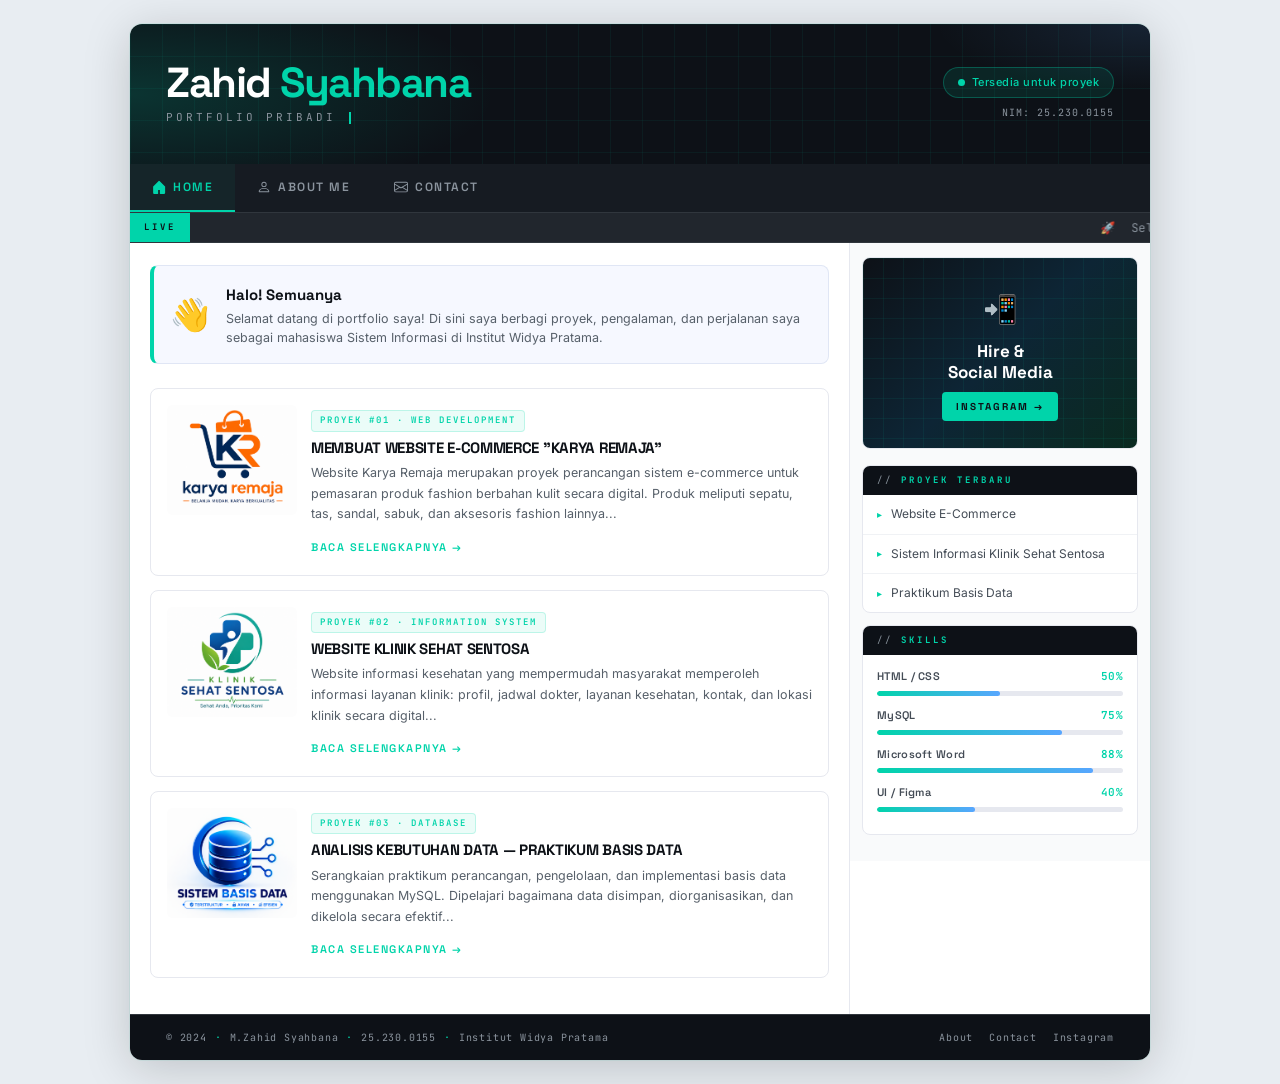
<file: index.html>
<!DOCTYPE html>
<html lang="id">
<head>
  <meta charset="UTF-8">
  <meta name="viewport" content="width=device-width, initial-scale=1.0">
  <title>Zahid Syahbana — Portfolio</title>
  <link href="https://fonts.googleapis.com/css2?family=Space+Grotesk:wght@300;400;500;600;700&family=Inter:wght@300;400;500;600&family=JetBrains+Mono:wght@400;600&display=swap" rel="stylesheet">
  <!-- Bootstrap 5 -->
  <link href="https://cdn.jsdelivr.net/npm/bootstrap@5.3.3/dist/css/bootstrap.min.css" rel="stylesheet">
  <link rel="stylesheet" href="styles.css">
</head>
<body>

<div id="layout">

  <!-- ========== HEADER ========== -->
  <div id="header">
    <div class="header-left">
      <div class="header-brand">Zahid <span class="accent">Syahbana</span></div>
      <div class="header-tagline">Portfolio Pribadi <span class="cursor"></span></div>
    </div>
    <div class="header-right">
      <div class="status-badge">
        <span class="status-dot"></span>
        Tersedia untuk proyek
      </div>
      <div class="header-nim">NIM: 25.230.0155</div>
    </div>
  </div>

  <!-- ========== MENU ========== -->
  <div id="menu">
    <ul>
      <li>
        <a href="index.html" class="nav-link active">
          <svg viewBox="0 0 16 16" fill="currentColor"><path d="M8.354 1.146a.5.5 0 0 0-.708 0l-6 6-.354.353V14.5A1.5 1.5 0 0 0 2.5 16h4a.5.5 0 0 0 .5-.5v-4h2v4a.5.5 0 0 0 .5.5h4a1.5 1.5 0 0 0 1.5-1.5V7.5l-.354-.354-6-6z"/></svg>
          Home
        </a>
      </li>
      <li>
        <a href="profil.html" class="nav-link">
          <svg viewBox="0 0 16 16" fill="currentColor"><path d="M8 8a3 3 0 1 0 0-6 3 3 0 0 0 0 6zm2-3a2 2 0 1 1-4 0 2 2 0 0 1 4 0zm4 8c0 1-1 1-1 1H3s-1 0-1-1 1-4 6-4 6 3 6 4zm-1-.004c-.001-.246-.154-.986-.832-1.664C11.516 10.68 10.029 10 8 10c-2.029 0-3.516.68-4.168 1.332-.678.678-.83 1.418-.832 1.664h10z"/></svg>
          About Me
        </a>
      </li>
      <li>
        <a href="kontak.html" class="nav-link">
          <svg viewBox="0 0 16 16" fill="currentColor"><path d="M0 4a2 2 0 0 1 2-2h12a2 2 0 0 1 2 2v8a2 2 0 0 1-2 2H2a2 2 0 0 1-2-2V4zm2-1a1 1 0 0 0-1 1v.217l7 4.2 7-4.2V4a1 1 0 0 0-1-1H2zm13 2.383-4.708 2.825L15 11.105V5.383zm-.034 6.876-5.64-3.471L8 9.583l-1.326-.795-5.64 3.47A1 1 0 0 0 2 13h12a1 1 0 0 0 .966-.741zM1 11.105l4.708-2.897L1 5.383v5.722z"/></svg>
          Contact
        </a>
      </li>
    </ul>
  </div>

  <!-- ========== RUNNING TEXT ========== -->
  <div id="runningtext">
    <div class="marquee-label">LIVE</div>
    <marquee behavior="scroll" scrollamount="3"
             onmouseover="this.stop();" onmouseout="this.start();"
             direction="left">
      🚀 &nbsp;Selamat datang di portfolio Zahid Syahbana &nbsp; · &nbsp; Mahasiswa Sistem Informasi — Institut Widya Pratama &nbsp; · &nbsp; Let's build something amazing together! &nbsp; · &nbsp; Open to collaboration
    </marquee>
  </div>

  <!-- ========================================================
       HOME PAGE
       ======================================================== -->
  <div class="main-content">

    <!-- ISI -->
    <div id="isi">

      <!-- Intro banner -->
      <div class="d-flex align-items-center gap-3 mb-4 p-3"
           style="background:#f6f8ff;border:1px solid #e0e6f5;border-radius:8px;border-left:4px solid var(--teal);">
        <div style="font-size:32px;flex-shrink:0;">👋</div>
        <div>
          <div style="font-family:'Space Grotesk',sans-serif;font-size:15px;font-weight:700;color:#0d1117;margin-bottom:2px;">
            Halo! Semuanya
          </div>
          <div style="font-size:12.5px;color:#57606a;line-height:1.5;">
            Selamat datang di portfolio saya! Di sini saya berbagi proyek, pengalaman, dan perjalanan saya sebagai mahasiswa Sistem Informasi di Institut Widya Pratama.
          </div>
        </div>
      </div>

      <!-- Post Cards -->
      <div class="post-card">
        <div class="post-card-thumb">
          <img src="gambar 1.png" class="gambardepan">
        </div>
        <div class="post-card-body">
          <div class="post-card-tag">Proyek #01 · Web Development</div>
          <div class="post-card-title">MEMBUAT WEBSITE E-COMMERCE "KARYA REMAJA"</div>
          <div class="post-card-excerpt">
            Website Karya Remaja merupakan proyek perancangan sistem e-commerce untuk pemasaran produk fashion berbahan kulit secara digital. Produk meliputi sepatu, tas, sandal, sabuk, dan aksesoris fashion lainnya...
          </div>
          <a href="pos1.html" class="read-more">Baca Selengkapnya →</a>
        </div>
      </div>

      <div class="post-card">
        <div class="post-card-thumb">
          <img src="gambar 2.png" class="gambardepan">
        </div>
        <div class="post-card-body">
          <div class="post-card-tag">Proyek #02 · Information System</div>
          <div class="post-card-title">WEBSITE KLINIK SEHAT SENTOSA</div>
          <div class="post-card-excerpt">
            Website informasi kesehatan yang mempermudah masyarakat memperoleh informasi layanan klinik: profil, jadwal dokter, layanan kesehatan, kontak, dan lokasi klinik secara digital...
          </div>
          <a href="pos2.html" class="read-more">Baca Selengkapnya →</a>
        </div>
      </div>

      <div class="post-card">
        <div class="post-card-thumb">
         <img src="gambar 3.png" class="gambardepan">
        </div>
        <div class="post-card-body">
          <div class="post-card-tag">Proyek #03 · Database</div>
          <div class="post-card-title">ANALISIS KEBUTUHAN DATA — PRAKTIKUM BASIS DATA</div>
          <div class="post-card-excerpt">
            Serangkaian praktikum perancangan, pengelolaan, dan implementasi basis data menggunakan MySQL. Dipelajari bagaimana data disimpan, diorganisasikan, dan dikelola secara efektif...
          </div>
          <a href="pos3.html" class="read-more">Baca Selengkapnya →</a>
        </div>
      </div>

    </div><!-- /#isi -->

    <!-- SIDEBAR -->
    <div id="sidebar">

      <!-- Hire Banner -->
      <div class="widget mb-3">
        <a href="https://www.instagram.com/xc.syhbna?igsh=eHhhMjQ4cThoZTU1&utm_source=qr" target="_blank" class="iklan">
          <div class="iklan-grid"></div>
          <div class="iklan-content">
            <div class="iklan-icon">📲</div>
            <div class="iklan-title">Hire &amp;<br>Social Media</div>
            <div class="iklan-cta">Instagram →</div>
          </div>
        </a>
      </div>

      <!-- Recent Projects -->
      <div class="widget">
        <h1 class="judulwidget">Proyek Terbaru</h1>
        <ul>
          <li><a href="pos1.html">Website E-Commerce</a></li>
          <li><a href="pos2.html">Sistem Informasi Klinik Sehat Sentosa</a></li>
          <li><a href="pos3.html">Praktikum Basis Data</a></li>
        </ul>
      </div>

      <!-- Skills -->
      <div class="widget">
        <h1 class="judulwidget">Skills</h1>
        <div class="skill-bar-wrap">
          <div class="skill-item">
            <div class="skill-label"><span>HTML / CSS</span><span class="skill-pct">50%</span></div>
            <div class="skill-bar-bg"><div class="skill-bar-fill" style="width:50%"></div></div>
          </div>
          <div class="skill-item">
            <div class="skill-label"><span>MySQL</span><span class="skill-pct">75%</span></div>
            <div class="skill-bar-bg"><div class="skill-bar-fill" style="width:75%"></div></div>
          </div>
          <div class="skill-item">
            <div class="skill-label"><span>Microsoft Word</span><span class="skill-pct">88%</span></div>
            <div class="skill-bar-bg"><div class="skill-bar-fill" style="width:88%"></div></div>
          </div>
          <div class="skill-item">
            <div class="skill-label"><span>UI / Figma</span><span class="skill-pct">40%</span></div>
            <div class="skill-bar-bg"><div class="skill-bar-fill" style="width:40%"></div></div>
          </div>
        </div>
      </div>

    </div><!-- /#sidebar -->

  </div><!-- /.main-content -->

  <!-- ========== FOOTER ========== -->
  <div id="footer">
    <div class="footer-copy">
      <span>© 2024</span>
      <span class="footer-dot">·</span>
      <span>M.Zahid Syahbana</span>
      <span class="footer-dot">·</span>
      <span>25.230.0155</span>
      <span class="footer-dot">·</span>
      <span>Institut Widya Pratama</span>
    </div>
    <div class="footer-links">
      <a href="profil.html">About</a>
      <a href="kontak.html">Contact</a>
      <a href="https://www.instagram.com/xc.syhbna" target="_blank">Instagram</a>
    </div>
  </div>

</div><!-- /#layout -->

<script src="https://cdn.jsdelivr.net/npm/bootstrap@5.3.3/dist/js/bootstrap.bundle.min.js"></script>
</body>
</html>
</file>
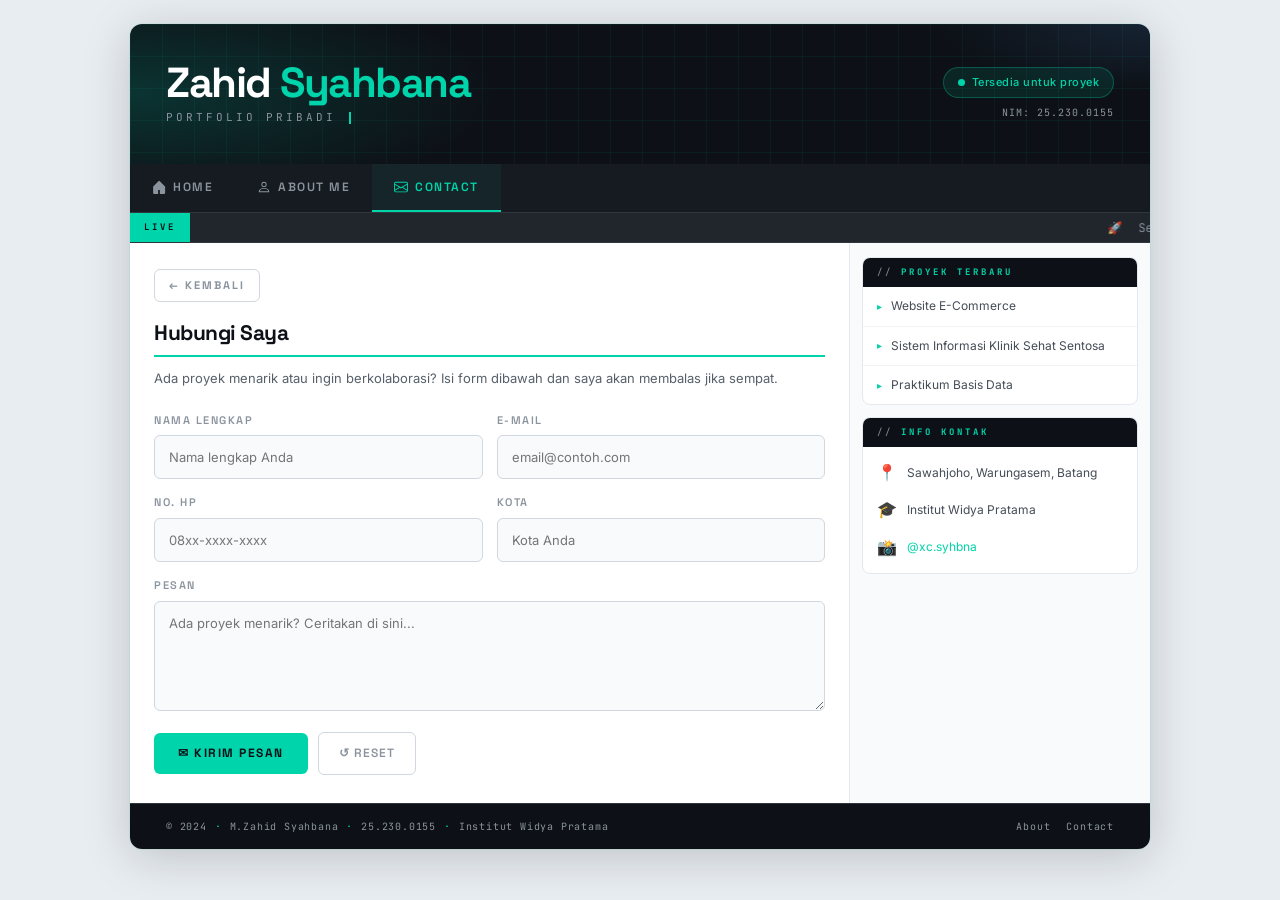
<file: kontak.html>
<!DOCTYPE html>
<html lang="id">
<head>
  <meta charset="UTF-8">
  <meta name="viewport" content="width=device-width, initial-scale=1.0">
  <title>Contact — Zahid Syahbana Portfolio</title>
  <link href="https://fonts.googleapis.com/css2?family=Space+Grotesk:wght@300;400;500;600;700&family=Inter:wght@300;400;500;600&family=JetBrains+Mono:wght@400;600&display=swap" rel="stylesheet">
  <link href="https://cdn.jsdelivr.net/npm/bootstrap@5.3.3/dist/css/bootstrap.min.css" rel="stylesheet">
  <link rel="stylesheet" href="styles.css">
</head>
<body>

<div id="layout">

  <!-- ========== HEADER ========== -->
  <div id="header">
    <div class="header-left">
      <div class="header-brand">Zahid <span class="accent">Syahbana</span></div>
      <div class="header-tagline">Portfolio Pribadi <span class="cursor"></span></div>
    </div>
    <div class="header-right">
      <div class="status-badge">
        <span class="status-dot"></span>
        Tersedia untuk proyek
      </div>
      <div class="header-nim">NIM: 25.230.0155</div>
    </div>
  </div>

  <!-- ========== MENU ========== -->
  <div id="menu">
    <ul>
      <li>
        <a href="index.html" class="nav-link">
          <svg viewBox="0 0 16 16" fill="currentColor"><path d="M8.354 1.146a.5.5 0 0 0-.708 0l-6 6-.354.353V14.5A1.5 1.5 0 0 0 2.5 16h4a.5.5 0 0 0 .5-.5v-4h2v4a.5.5 0 0 0 .5.5h4a1.5 1.5 0 0 0 1.5-1.5V7.5l-.354-.354-6-6z"/></svg>
          Home
        </a>
      </li>
      <li>
        <a href="profil.html" class="nav-link">
          <svg viewBox="0 0 16 16" fill="currentColor"><path d="M8 8a3 3 0 1 0 0-6 3 3 0 0 0 0 6zm2-3a2 2 0 1 1-4 0 2 2 0 0 1 4 0zm4 8c0 1-1 1-1 1H3s-1 0-1-1 1-4 6-4 6 3 6 4zm-1-.004c-.001-.246-.154-.986-.832-1.664C11.516 10.68 10.029 10 8 10c-2.029 0-3.516.68-4.168 1.332-.678.678-.83 1.418-.832 1.664h10z"/></svg>
          About Me
        </a>
      </li>
      <li>
        <a href="kontak.html" class="nav-link active">
          <svg viewBox="0 0 16 16" fill="currentColor"><path d="M0 4a2 2 0 0 1 2-2h12a2 2 0 0 1 2 2v8a2 2 0 0 1-2 2H2a2 2 0 0 1-2-2V4zm2-1a1 1 0 0 0-1 1v.217l7 4.2 7-4.2V4a1 1 0 0 0-1-1H2zm13 2.383-4.708 2.825L15 11.105V5.383zm-.034 6.876-5.64-3.471L8 9.583l-1.326-.795-5.64 3.47A1 1 0 0 0 2 13h12a1 1 0 0 0 .966-.741zM1 11.105l4.708-2.897L1 5.383v5.722z"/></svg>
          Contact
        </a>
      </li>
    </ul>
  </div>

  <!-- ========== RUNNING TEXT ========== -->
  <div id="runningtext">
    <div class="marquee-label">LIVE</div>
    <marquee behavior="scroll" scrollamount="3" onmouseover="this.stop();" onmouseout="this.start();" direction="left">
      🚀 &nbsp;Selamat datang di portfolio Zahid Syahbana &nbsp; · &nbsp; Let's build something amazing together! &nbsp; · &nbsp; Open to collaboration
    </marquee>
  </div>

  <!-- ========================================================
       KONTAK
       ======================================================== -->
  <div class="page-wrap">
    <div id="page-isi">
      <a href="index.html" class="back-btn">← Kembali</a>
      <h2>Hubungi Saya</h2>

      <p style="color:#57606a;font-size:13px;margin-bottom:20px;">
        Ada proyek menarik atau ingin berkolaborasi? Isi form dibawah dan saya akan membalas jika sempat.
      </p>

      <div class="form-section">
        <div class="form-row">
          <div class="form-group">
            <label>Nama Lengkap</label>
            <input type="text" id="inputNama" placeholder="Nama lengkap Anda">
          </div>
          <div class="form-group">
            <label>E-mail</label>
            <input type="email" id="inputEmail" placeholder="email@contoh.com">
          </div>
        </div>
        <div class="form-row">
          <div class="form-group">
            <label>No. HP</label>
            <input type="text" id="inputHP" placeholder="08xx-xxxx-xxxx">
          </div>
          <div class="form-group">
            <label>Kota</label>
            <input type="text" id="inputKota" placeholder="Kota Anda">
          </div>
        </div>
        <div class="form-group">
          <label>Pesan</label>
          <textarea id="inputPesan" placeholder="Ada proyek menarik? Ceritakan di sini..."></textarea>
        </div>
        <div class="form-actions">
          <button class="btn-submit" onclick="kirimPesan()">
            ✉ Kirim Pesan
          </button>
          <button class="btn-reset" onclick="resetForm()">
            ↺ Reset
          </button>
        </div>
        <div class="notif" id="notif">
          ✓ &nbsp;Pesan berhasil terkirim! Saya akan membalas kalau sempat. Terima kasih!
        </div>
      </div>
    </div>

    <!-- Sidebar -->
    <div id="page-isi-sidebar">
      <div class="widget">
        <h1 class="judulwidget">Proyek Terbaru</h1>
        <ul>
          <li><a href="pos1.html">Website E-Commerce</a></li>
          <li><a href="pos2.html">Sistem Informasi Klinik Sehat Sentosa</a></li>
          <li><a href="pos3.html">Praktikum Basis Data</a></li>
        </ul>
      </div>

      <!-- Contact info mini -->
      <div class="widget">
        <h1 class="judulwidget">Info Kontak</h1>
        <div style="padding:12px 14px;display:flex;flex-direction:column;gap:10px;">
          <div style="display:flex;align-items:center;gap:10px;font-size:12px;color:#444c56;">
            <span style="font-size:16px;">📍</span>
            <span>Sawahjoho, Warungasem, Batang</span>
          </div>
          <div style="display:flex;align-items:center;gap:10px;font-size:12px;color:#444c56;">
            <span style="font-size:16px;">🎓</span>
            <span>Institut Widya Pratama</span>
          </div>
          <div style="display:flex;align-items:center;gap:10px;font-size:12px;color:#444c56;">
            <span style="font-size:16px;">📸</span>
            <a href="https://www.instagram.com/xc.syhbna" target="_blank" style="color:var(--teal);">@xc.syhbna</a>
          </div>
        </div>
      </div>
    </div>
  </div>

  <!-- ========== FOOTER ========== -->
  <div id="footer">
    <div class="footer-copy">
      <span>© 2024</span>
      <span class="footer-dot">·</span>
      <span>M.Zahid Syahbana</span>
      <span class="footer-dot">·</span>
      <span>25.230.0155</span>
      <span class="footer-dot">·</span>
      <span>Institut Widya Pratama</span>
    </div>
    <div class="footer-links">
      <a href="profil.html">About</a>
      <a href="kontak.html">Contact</a>
    </div>
  </div>

</div><!-- /#layout -->

<script src="https://cdn.jsdelivr.net/npm/bootstrap@5.3.3/dist/js/bootstrap.bundle.min.js"></script>
<script>
  function kirimPesan() {
    document.getElementById('notif').style.display = 'block';
  }
  function resetForm() {
    document.getElementById('notif').style.display = 'none';
    document.getElementById('inputNama').value = '';
    document.getElementById('inputEmail').value = '';
    document.getElementById('inputHP').value = '';
    document.getElementById('inputKota').value = '';
    document.getElementById('inputPesan').value = '';
  }
</script>
</body>
</html>
</file>
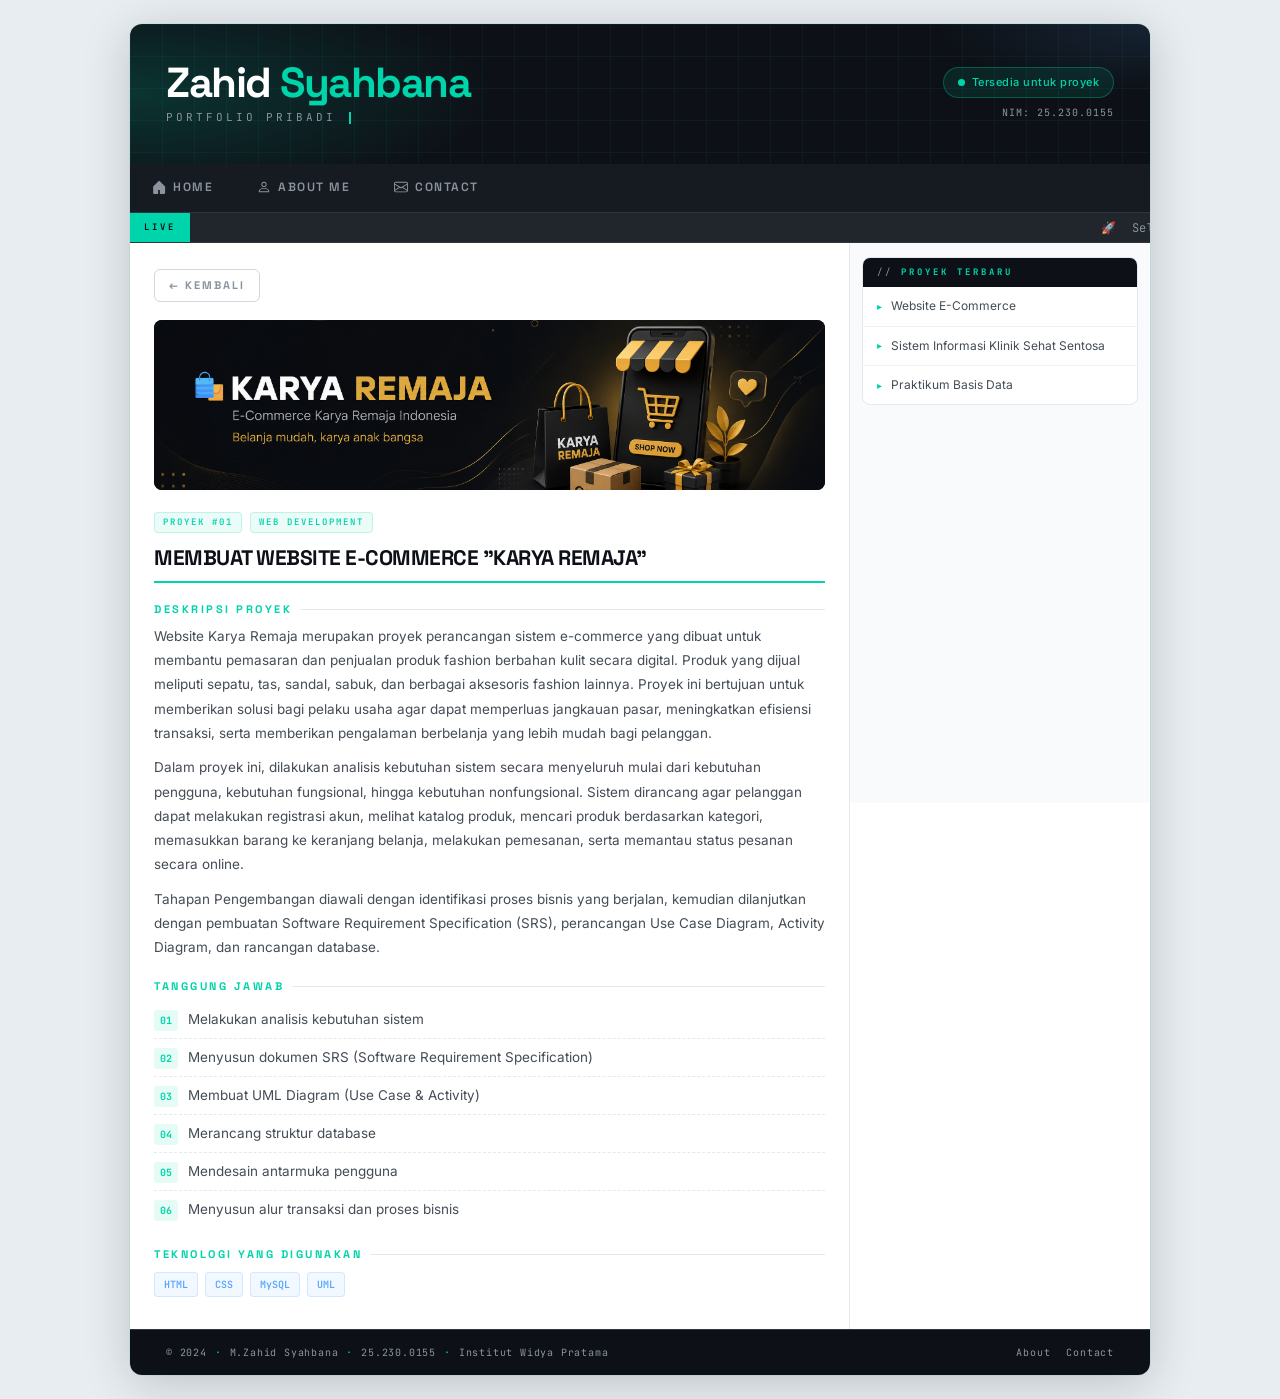
<file: pos1.html>
<!DOCTYPE html>
<html lang="id">
<head>
  <meta charset="UTF-8">
  <meta name="viewport" content="width=device-width, initial-scale=1.0">
  <title>Website E-Commerce — Zahid Syahbana Portfolio</title>
  <link href="https://fonts.googleapis.com/css2?family=Space+Grotesk:wght@300;400;500;600;700&family=Inter:wght@300;400;500;600&family=JetBrains+Mono:wght@400;600&display=swap" rel="stylesheet">
  <link href="https://cdn.jsdelivr.net/npm/bootstrap@5.3.3/dist/css/bootstrap.min.css" rel="stylesheet">
  <link rel="stylesheet" href="styles.css">
</head>
<body>

<div id="layout">

  <!-- HEADER -->
  <div id="header">
    <div class="header-left">
      <div class="header-brand">Zahid <span class="accent">Syahbana</span></div>
      <div class="header-tagline">Portfolio Pribadi <span class="cursor"></span></div>
    </div>
    <div class="header-right">
      <div class="status-badge"><span class="status-dot"></span>Tersedia untuk proyek</div>
      <div class="header-nim">NIM: 25.230.0155</div>
    </div>
  </div>

  <!-- MENU -->
  <div id="menu">
    <ul>
      <li><a href="index.html" class="nav-link">
        <svg viewBox="0 0 16 16" fill="currentColor"><path d="M8.354 1.146a.5.5 0 0 0-.708 0l-6 6-.354.353V14.5A1.5 1.5 0 0 0 2.5 16h4a.5.5 0 0 0 .5-.5v-4h2v4a.5.5 0 0 0 .5.5h4a1.5 1.5 0 0 0 1.5-1.5V7.5l-.354-.354-6-6z"/></svg>
        Home</a></li>
      <li><a href="profil.html" class="nav-link">
        <svg viewBox="0 0 16 16" fill="currentColor"><path d="M8 8a3 3 0 1 0 0-6 3 3 0 0 0 0 6zm2-3a2 2 0 1 1-4 0 2 2 0 0 1 4 0zm4 8c0 1-1 1-1 1H3s-1 0-1-1 1-4 6-4 6 3 6 4zm-1-.004c-.001-.246-.154-.986-.832-1.664C11.516 10.68 10.029 10 8 10c-2.029 0-3.516.68-4.168 1.332-.678.678-.83 1.418-.832 1.664h10z"/></svg>
        About Me</a></li>
      <li><a href="kontak.html" class="nav-link">
        <svg viewBox="0 0 16 16" fill="currentColor"><path d="M0 4a2 2 0 0 1 2-2h12a2 2 0 0 1 2 2v8a2 2 0 0 1-2 2H2a2 2 0 0 1-2-2V4zm2-1a1 1 0 0 0-1 1v.217l7 4.2 7-4.2V4a1 1 0 0 0-1-1H2zm13 2.383-4.708 2.825L15 11.105V5.383zm-.034 6.876-5.64-3.471L8 9.583l-1.326-.795-5.64 3.47A1 1 0 0 0 2 13h12a1 1 0 0 0 .966-.741zM1 11.105l4.708-2.897L1 5.383v5.722z"/></svg>
        Contact</a></li>
    </ul>
  </div>

  <!-- RUNNING TEXT -->
  <div id="runningtext">
    <div class="marquee-label">LIVE</div>
    <marquee behavior="scroll" scrollamount="3" onmouseover="this.stop();" onmouseout="this.start();" direction="left">
      🚀 &nbsp;Selamat datang di portfolio Zahid Syahbana &nbsp; · &nbsp; Let's build something amazing together!
    </marquee>
  </div>

  <!-- POS1 -->
  <div class="page-wrap">
    <div id="page-isi">
      <a href="index.html" class="back-btn">← Kembali</a>

      <!-- Hero -->
      <div class="post-hero">
        <div class="post-hero-bg" style="background-image:url('gambar E.png')"></div>
      </div>

      <div style="display:flex;align-items:center;gap:8px;margin-bottom:6px;">
        <span class="post-card-tag">Proyek #01</span>
        <span class="post-card-tag">Web Development</span>
      </div>

      <h2>MEMBUAT WEBSITE E-COMMERCE "KARYA REMAJA"</h2>

      <h3>Deskripsi Proyek</h3>
      <p>Website Karya Remaja merupakan proyek perancangan sistem e-commerce yang dibuat untuk membantu pemasaran dan penjualan produk fashion berbahan kulit secara digital. Produk yang dijual meliputi sepatu, tas, sandal, sabuk, dan berbagai aksesoris fashion lainnya. Proyek ini bertujuan untuk memberikan solusi bagi pelaku usaha agar dapat memperluas jangkauan pasar, meningkatkan efisiensi transaksi, serta memberikan pengalaman berbelanja yang lebih mudah bagi pelanggan.</p>
      <p>Dalam proyek ini, dilakukan analisis kebutuhan sistem secara menyeluruh mulai dari kebutuhan pengguna, kebutuhan fungsional, hingga kebutuhan nonfungsional. Sistem dirancang agar pelanggan dapat melakukan registrasi akun, melihat katalog produk, mencari produk berdasarkan kategori, memasukkan barang ke keranjang belanja, melakukan pemesanan, serta memantau status pesanan secara online.</p>
      <p>Tahapan Pengembangan diawali dengan identifikasi proses bisnis yang berjalan, kemudian dilanjutkan dengan pembuatan Software Requirement Specification (SRS), perancangan Use Case Diagram, Activity Diagram, dan rancangan database.</p>

      <h3>Tanggung Jawab</h3>
      <ul class="resp-list">
        <li><span class="resp-num">01</span> Melakukan analisis kebutuhan sistem</li>
        <li><span class="resp-num">02</span> Menyusun dokumen SRS (Software Requirement Specification)</li>
        <li><span class="resp-num">03</span> Membuat UML Diagram (Use Case & Activity)</li>
        <li><span class="resp-num">04</span> Merancang struktur database</li>
        <li><span class="resp-num">05</span> Mendesain antarmuka pengguna</li>
        <li><span class="resp-num">06</span> Menyusun alur transaksi dan proses bisnis</li>
      </ul>

      <h3>Teknologi yang Digunakan</h3>
      <div>
        <span class="tech-tag">HTML</span>
        <span class="tech-tag">CSS</span>
        <span class="tech-tag">MySQL</span>
        <span class="tech-tag">UML</span>
      </div>
    </div>

    <!-- Sidebar -->
    <div id="page-isi-sidebar">
      <div class="widget">
        <h1 class="judulwidget">Proyek Terbaru</h1>
        <ul>
          <li><a href="pos1.html">Website E-Commerce</a></li>
          <li><a href="pos2.html">Sistem Informasi Klinik Sehat Sentosa</a></li>
          <li><a href="pos3.html">Praktikum Basis Data</a></li>
        </ul>
      </div>
    </div>
  </div>

  <!-- FOOTER -->
  <div id="footer">
    <div class="footer-copy">
      <span>© 2024</span><span class="footer-dot">·</span>
      <span>M.Zahid Syahbana</span><span class="footer-dot">·</span>
      <span>25.230.0155</span><span class="footer-dot">·</span>
      <span>Institut Widya Pratama</span>
    </div>
    <div class="footer-links">
      <a href="profil.html">About</a>
      <a href="kontak.html">Contact</a>
    </div>
  </div>

</div>

<script src="https://cdn.jsdelivr.net/npm/bootstrap@5.3.3/dist/js/bootstrap.bundle.min.js"></script>
</body>
</html>
</file>
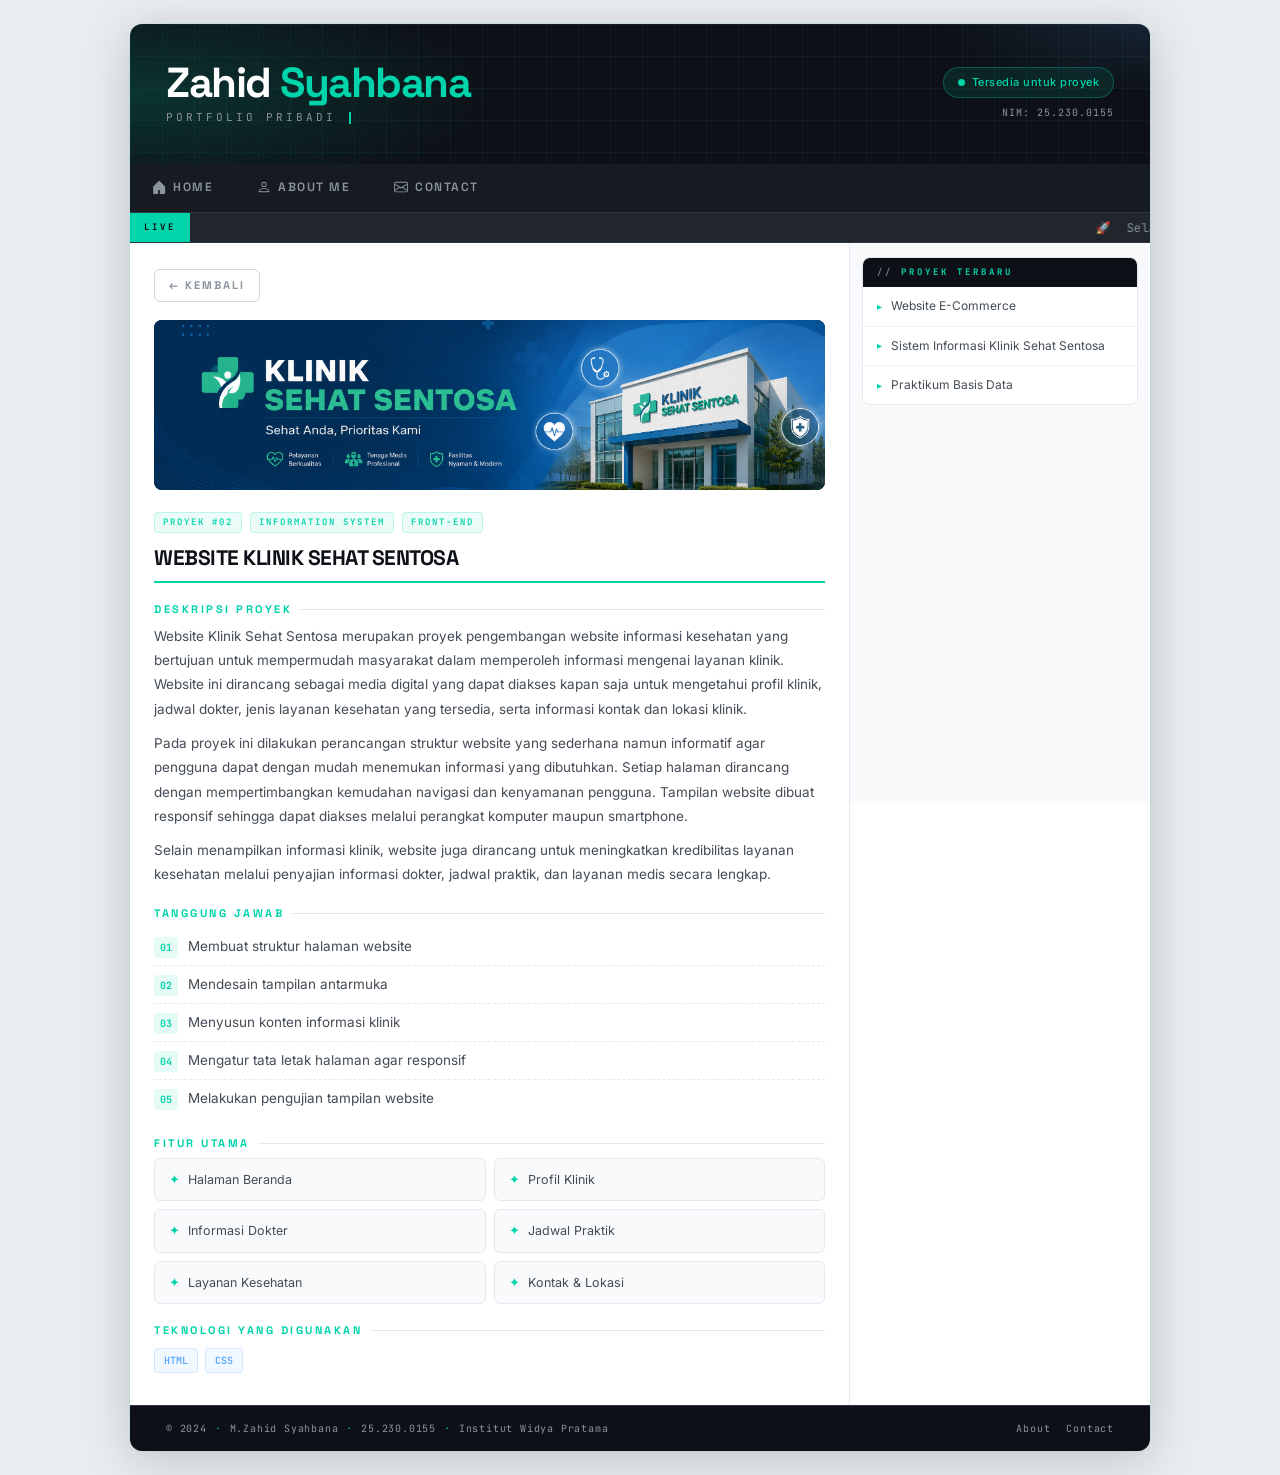
<file: pos2.html>
<!DOCTYPE html>
<html lang="id">
<head>
  <meta charset="UTF-8">
  <meta name="viewport" content="width=device-width, initial-scale=1.0">
  <title>Website Klinik Sehat Sentosa — Zahid Syahbana Portfolio</title>
  <link href="https://fonts.googleapis.com/css2?family=Space+Grotesk:wght@300;400;500;600;700&family=Inter:wght@300;400;500;600&family=JetBrains+Mono:wght@400;600&display=swap" rel="stylesheet">
  <link href="https://cdn.jsdelivr.net/npm/bootstrap@5.3.3/dist/css/bootstrap.min.css" rel="stylesheet">
  <link rel="stylesheet" href="styles.css">
</head>
<body>

<div id="layout">

  <!-- HEADER -->
  <div id="header">
    <div class="header-left">
      <div class="header-brand">Zahid <span class="accent">Syahbana</span></div>
      <div class="header-tagline">Portfolio Pribadi <span class="cursor"></span></div>
    </div>
    <div class="header-right">
      <div class="status-badge"><span class="status-dot"></span>Tersedia untuk proyek</div>
      <div class="header-nim">NIM: 25.230.0155</div>
    </div>
  </div>

  <!-- MENU -->
  <div id="menu">
    <ul>
      <li><a href="index.html" class="nav-link">
        <svg viewBox="0 0 16 16" fill="currentColor"><path d="M8.354 1.146a.5.5 0 0 0-.708 0l-6 6-.354.353V14.5A1.5 1.5 0 0 0 2.5 16h4a.5.5 0 0 0 .5-.5v-4h2v4a.5.5 0 0 0 .5.5h4a1.5 1.5 0 0 0 1.5-1.5V7.5l-.354-.354-6-6z"/></svg>
        Home</a></li>
      <li><a href="profil.html" class="nav-link">
        <svg viewBox="0 0 16 16" fill="currentColor"><path d="M8 8a3 3 0 1 0 0-6 3 3 0 0 0 0 6zm2-3a2 2 0 1 1-4 0 2 2 0 0 1 4 0zm4 8c0 1-1 1-1 1H3s-1 0-1-1 1-4 6-4 6 3 6 4zm-1-.004c-.001-.246-.154-.986-.832-1.664C11.516 10.68 10.029 10 8 10c-2.029 0-3.516.68-4.168 1.332-.678.678-.83 1.418-.832 1.664h10z"/></svg>
        About Me</a></li>
      <li><a href="kontak.html" class="nav-link">
        <svg viewBox="0 0 16 16" fill="currentColor"><path d="M0 4a2 2 0 0 1 2-2h12a2 2 0 0 1 2 2v8a2 2 0 0 1-2 2H2a2 2 0 0 1-2-2V4zm2-1a1 1 0 0 0-1 1v.217l7 4.2 7-4.2V4a1 1 0 0 0-1-1H2zm13 2.383-4.708 2.825L15 11.105V5.383zm-.034 6.876-5.64-3.471L8 9.583l-1.326-.795-5.64 3.47A1 1 0 0 0 2 13h12a1 1 0 0 0 .966-.741zM1 11.105l4.708-2.897L1 5.383v5.722z"/></svg>
        Contact</a></li>
    </ul>
  </div>

  <!-- RUNNING TEXT -->
  <div id="runningtext">
    <div class="marquee-label">LIVE</div>
    <marquee behavior="scroll" scrollamount="3" onmouseover="this.stop();" onmouseout="this.start();" direction="left">
      🚀 &nbsp;Selamat datang di portfolio Zahid Syahbana &nbsp; · &nbsp; Let's build something amazing together!
    </marquee>
  </div>

  <!-- POS2 -->
  <div class="page-wrap">
    <div id="page-isi">
      <a href="index.html" class="back-btn">← Kembali</a>

      <!-- Hero -->
      <div class="post-hero">
        <div class="post-hero-bg" style="background-image:url('gambar K.png')"></div>
      </div>

      <div style="display:flex;align-items:center;gap:8px;margin-bottom:6px;">
        <span class="post-card-tag">Proyek #02</span>
        <span class="post-card-tag">Information System</span>
        <span class="post-card-tag">Front-End</span>
      </div>

      <h2>WEBSITE KLINIK SEHAT SENTOSA</h2>

      <h3>Deskripsi Proyek</h3>
      <p>Website Klinik Sehat Sentosa merupakan proyek pengembangan website informasi kesehatan yang bertujuan untuk mempermudah masyarakat dalam memperoleh informasi mengenai layanan klinik. Website ini dirancang sebagai media digital yang dapat diakses kapan saja untuk mengetahui profil klinik, jadwal dokter, jenis layanan kesehatan yang tersedia, serta informasi kontak dan lokasi klinik.</p>
      <p>Pada proyek ini dilakukan perancangan struktur website yang sederhana namun informatif agar pengguna dapat dengan mudah menemukan informasi yang dibutuhkan. Setiap halaman dirancang dengan mempertimbangkan kemudahan navigasi dan kenyamanan pengguna. Tampilan website dibuat responsif sehingga dapat diakses melalui perangkat komputer maupun smartphone.</p>
      <p>Selain menampilkan informasi klinik, website juga dirancang untuk meningkatkan kredibilitas layanan kesehatan melalui penyajian informasi dokter, jadwal praktik, dan layanan medis secara lengkap.</p>

      <h3>Tanggung Jawab</h3>
      <ul class="resp-list">
        <li><span class="resp-num">01</span> Membuat struktur halaman website</li>
        <li><span class="resp-num">02</span> Mendesain tampilan antarmuka</li>
        <li><span class="resp-num">03</span> Menyusun konten informasi klinik</li>
        <li><span class="resp-num">04</span> Mengatur tata letak halaman agar responsif</li>
        <li><span class="resp-num">05</span> Melakukan pengujian tampilan website</li>
      </ul>

      <h3>Fitur Utama</h3>
      <div style="display:grid;grid-template-columns:1fr 1fr;gap:8px;margin-bottom:14px;">
        <div style="padding:10px 14px;border:1px solid #e6e8ef;border-radius:6px;font-size:12.5px;color:#444c56;display:flex;align-items:center;gap:8px;background:#f9fafb;">
          <span style="color:var(--teal);">✦</span> Halaman Beranda
        </div>
        <div style="padding:10px 14px;border:1px solid #e6e8ef;border-radius:6px;font-size:12.5px;color:#444c56;display:flex;align-items:center;gap:8px;background:#f9fafb;">
          <span style="color:var(--teal);">✦</span> Profil Klinik
        </div>
        <div style="padding:10px 14px;border:1px solid #e6e8ef;border-radius:6px;font-size:12.5px;color:#444c56;display:flex;align-items:center;gap:8px;background:#f9fafb;">
          <span style="color:var(--teal);">✦</span> Informasi Dokter
        </div>
        <div style="padding:10px 14px;border:1px solid #e6e8ef;border-radius:6px;font-size:12.5px;color:#444c56;display:flex;align-items:center;gap:8px;background:#f9fafb;">
          <span style="color:var(--teal);">✦</span> Jadwal Praktik
        </div>
        <div style="padding:10px 14px;border:1px solid #e6e8ef;border-radius:6px;font-size:12.5px;color:#444c56;display:flex;align-items:center;gap:8px;background:#f9fafb;">
          <span style="color:var(--teal);">✦</span> Layanan Kesehatan
        </div>
        <div style="padding:10px 14px;border:1px solid #e6e8ef;border-radius:6px;font-size:12.5px;color:#444c56;display:flex;align-items:center;gap:8px;background:#f9fafb;">
          <span style="color:var(--teal);">✦</span> Kontak & Lokasi
        </div>
      </div>

      <h3>Teknologi yang Digunakan</h3>
      <div>
        <span class="tech-tag">HTML</span>
        <span class="tech-tag">CSS</span>
      </div>
    </div>

    <!-- Sidebar -->
    <div id="page-isi-sidebar">
      <div class="widget">
        <h1 class="judulwidget">Proyek Terbaru</h1>
        <ul>
          <li><a href="pos1.html">Website E-Commerce</a></li>
          <li><a href="pos2.html">Sistem Informasi Klinik Sehat Sentosa</a></li>
          <li><a href="pos3.html">Praktikum Basis Data</a></li>
        </ul>
      </div>
    </div>
  </div>

  <!-- FOOTER -->
  <div id="footer">
    <div class="footer-copy">
      <span>© 2024</span><span class="footer-dot">·</span>
      <span>M.Zahid Syahbana</span><span class="footer-dot">·</span>
      <span>25.230.0155</span><span class="footer-dot">·</span>
      <span>Institut Widya Pratama</span>
    </div>
    <div class="footer-links">
      <a href="profil.html">About</a>
      <a href="kontak.html">Contact</a>
    </div>
  </div>

</div>

<script src="https://cdn.jsdelivr.net/npm/bootstrap@5.3.3/dist/js/bootstrap.bundle.min.js"></script>
</body>
</html>
</file>
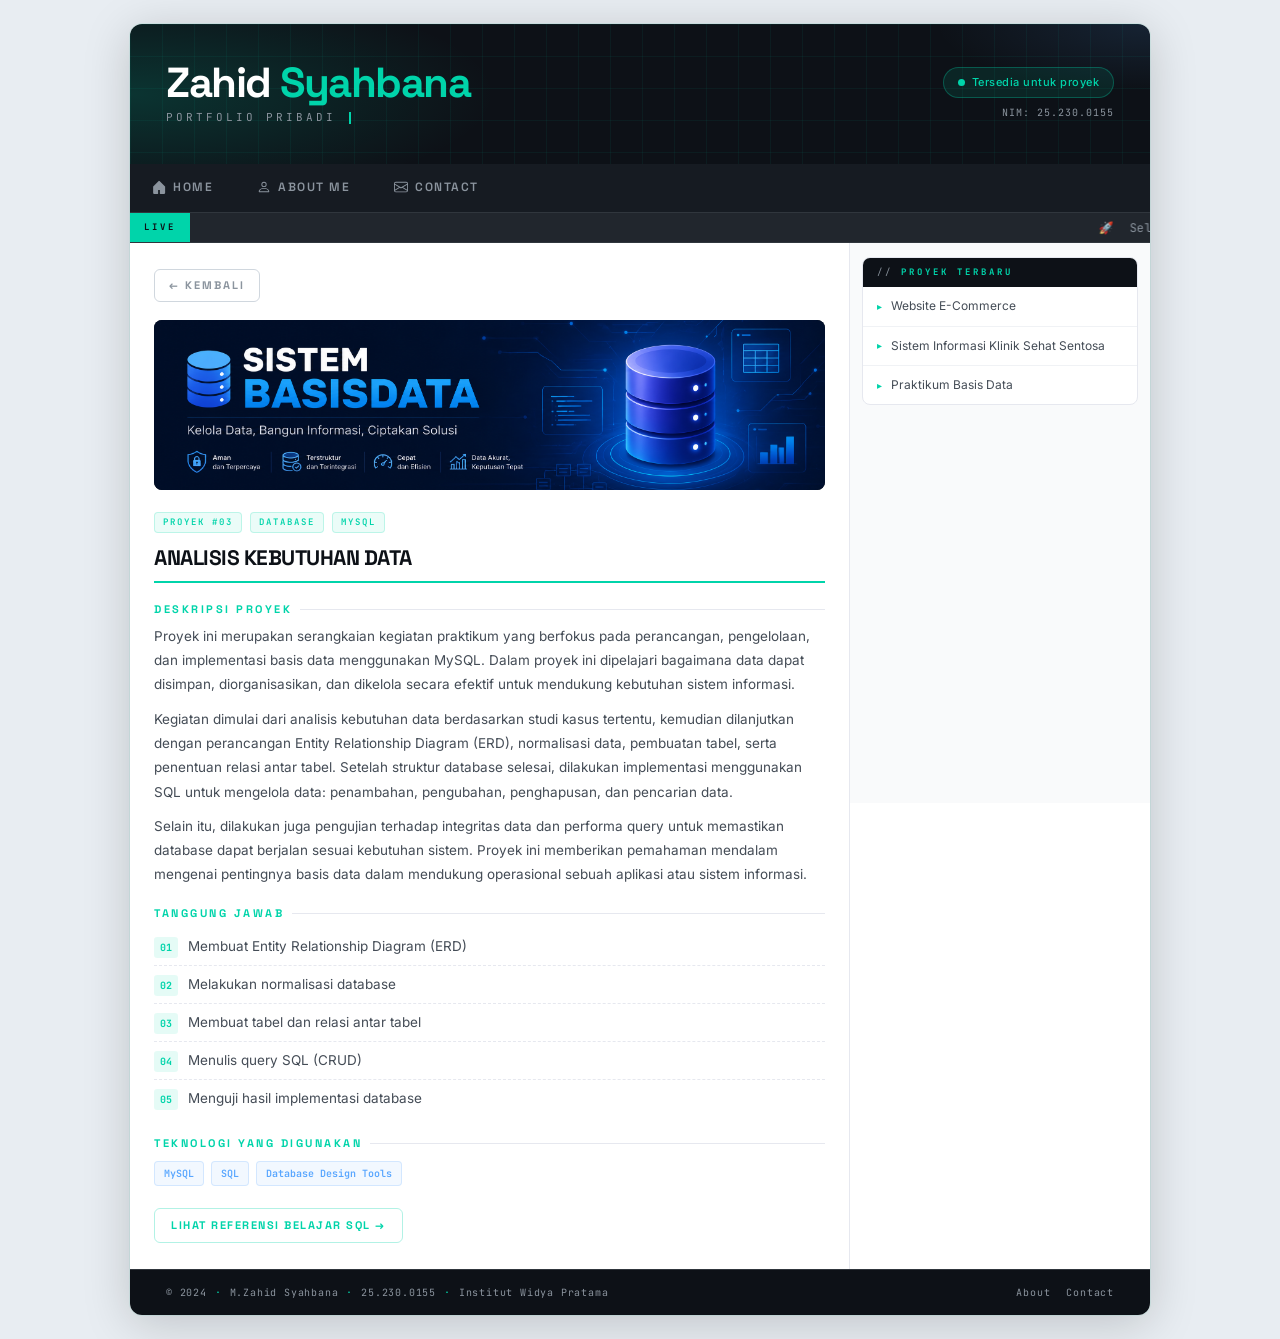
<file: pos3.html>
<!DOCTYPE html>
<html lang="id">
<head>
  <meta charset="UTF-8">
  <meta name="viewport" content="width=device-width, initial-scale=1.0">
  <title>Praktikum Basis Data — Zahid Syahbana Portfolio</title>
  <link href="https://fonts.googleapis.com/css2?family=Space+Grotesk:wght@300;400;500;600;700&family=Inter:wght@300;400;500;600&family=JetBrains+Mono:wght@400;600&display=swap" rel="stylesheet">
  <link href="https://cdn.jsdelivr.net/npm/bootstrap@5.3.3/dist/css/bootstrap.min.css" rel="stylesheet">
  <link rel="stylesheet" href="styles.css">
</head>
<body>

<div id="layout">

  <!-- HEADER -->
  <div id="header">
    <div class="header-left">
      <div class="header-brand">Zahid <span class="accent">Syahbana</span></div>
      <div class="header-tagline">Portfolio Pribadi <span class="cursor"></span></div>
    </div>
    <div class="header-right">
      <div class="status-badge"><span class="status-dot"></span>Tersedia untuk proyek</div>
      <div class="header-nim">NIM: 25.230.0155</div>
    </div>
  </div>

  <!-- MENU -->
  <div id="menu">
    <ul>
      <li><a href="index.html" class="nav-link">
        <svg viewBox="0 0 16 16" fill="currentColor"><path d="M8.354 1.146a.5.5 0 0 0-.708 0l-6 6-.354.353V14.5A1.5 1.5 0 0 0 2.5 16h4a.5.5 0 0 0 .5-.5v-4h2v4a.5.5 0 0 0 .5.5h4a1.5 1.5 0 0 0 1.5-1.5V7.5l-.354-.354-6-6z"/></svg>
        Home</a></li>
      <li><a href="profil.html" class="nav-link">
        <svg viewBox="0 0 16 16" fill="currentColor"><path d="M8 8a3 3 0 1 0 0-6 3 3 0 0 0 0 6zm2-3a2 2 0 1 1-4 0 2 2 0 0 1 4 0zm4 8c0 1-1 1-1 1H3s-1 0-1-1 1-4 6-4 6 3 6 4zm-1-.004c-.001-.246-.154-.986-.832-1.664C11.516 10.68 10.029 10 8 10c-2.029 0-3.516.68-4.168 1.332-.678.678-.83 1.418-.832 1.664h10z"/></svg>
        About Me</a></li>
      <li><a href="kontak.html" class="nav-link">
        <svg viewBox="0 0 16 16" fill="currentColor"><path d="M0 4a2 2 0 0 1 2-2h12a2 2 0 0 1 2 2v8a2 2 0 0 1-2 2H2a2 2 0 0 1-2-2V4zm2-1a1 1 0 0 0-1 1v.217l7 4.2 7-4.2V4a1 1 0 0 0-1-1H2zm13 2.383-4.708 2.825L15 11.105V5.383zm-.034 6.876-5.64-3.471L8 9.583l-1.326-.795-5.64 3.47A1 1 0 0 0 2 13h12a1 1 0 0 0 .966-.741zM1 11.105l4.708-2.897L1 5.383v5.722z"/></svg>
        Contact</a></li>
    </ul>
  </div>

  <!-- RUNNING TEXT -->
  <div id="runningtext">
    <div class="marquee-label">LIVE</div>
    <marquee behavior="scroll" scrollamount="3" onmouseover="this.stop();" onmouseout="this.start();" direction="left">
      🚀 &nbsp;Selamat datang di portfolio Zahid Syahbana &nbsp; · &nbsp; Let's build something amazing together!
    </marquee>
  </div>

  <!-- POS3 -->
  <div class="page-wrap">
    <div id="page-isi">
      <a href="index.html" class="back-btn">← Kembali</a>

      <!-- Hero -->
      <div class="post-hero">
        <div class="post-hero-bg" style="background-image:url('gambar B.png')"></div>
      </div>

      <div style="display:flex;align-items:center;gap:8px;margin-bottom:6px;">
        <span class="post-card-tag">Proyek #03</span>
        <span class="post-card-tag">Database</span>
        <span class="post-card-tag">MySQL</span>
      </div>

      <h2>ANALISIS KEBUTUHAN DATA</h2>

      <h3>Deskripsi Proyek</h3>
      <p>Proyek ini merupakan serangkaian kegiatan praktikum yang berfokus pada perancangan, pengelolaan, dan implementasi basis data menggunakan MySQL. Dalam proyek ini dipelajari bagaimana data dapat disimpan, diorganisasikan, dan dikelola secara efektif untuk mendukung kebutuhan sistem informasi.</p>
      <p>Kegiatan dimulai dari analisis kebutuhan data berdasarkan studi kasus tertentu, kemudian dilanjutkan dengan perancangan Entity Relationship Diagram (ERD), normalisasi data, pembuatan tabel, serta penentuan relasi antar tabel. Setelah struktur database selesai, dilakukan implementasi menggunakan SQL untuk mengelola data: penambahan, pengubahan, penghapusan, dan pencarian data.</p>
      <p>Selain itu, dilakukan juga pengujian terhadap integritas data dan performa query untuk memastikan database dapat berjalan sesuai kebutuhan sistem. Proyek ini memberikan pemahaman mendalam mengenai pentingnya basis data dalam mendukung operasional sebuah aplikasi atau sistem informasi.</p>

      <h3>Tanggung Jawab</h3>
      <ul class="resp-list">
        <li><span class="resp-num">01</span> Membuat Entity Relationship Diagram (ERD)</li>
        <li><span class="resp-num">02</span> Melakukan normalisasi database</li>
        <li><span class="resp-num">03</span> Membuat tabel dan relasi antar tabel</li>
        <li><span class="resp-num">04</span> Menulis query SQL (CRUD)</li>
        <li><span class="resp-num">05</span> Menguji hasil implementasi database</li>
      </ul>

      <h3>Teknologi yang Digunakan</h3>
      <div style="margin-bottom:16px;">
        <span class="tech-tag">MySQL</span>
        <span class="tech-tag">SQL</span>
        <span class="tech-tag">Database Design Tools</span>
      </div>

      <a href="https://dqlab.id/belajar-mysql-secara-mendalam-pemula-wajib-tahu" target="_blank"
         style="display:inline-flex;align-items:center;gap:7px;font-family:'Space Grotesk',sans-serif;font-size:11px;font-weight:700;letter-spacing:1.5px;text-transform:uppercase;color:var(--teal);border:1px solid rgba(0,212,170,.3);padding:7px 16px;border-radius:6px;text-decoration:none;transition:background .2s;">
        Lihat Referensi Belajar SQL →
      </a>
    </div>

    <!-- Sidebar -->
    <div id="page-isi-sidebar">
      <div class="widget">
        <h1 class="judulwidget">Proyek Terbaru</h1>
        <ul>
          <li><a href="pos1.html">Website E-Commerce</a></li>
          <li><a href="pos2.html">Sistem Informasi Klinik Sehat Sentosa</a></li>
          <li><a href="pos3.html">Praktikum Basis Data</a></li>
        </ul>
      </div>
    </div>
  </div>

  <!-- FOOTER -->
  <div id="footer">
    <div class="footer-copy">
      <span>© 2024</span><span class="footer-dot">·</span>
      <span>M.Zahid Syahbana</span><span class="footer-dot">·</span>
      <span>25.230.0155</span><span class="footer-dot">·</span>
      <span>Institut Widya Pratama</span>
    </div>
    <div class="footer-links">
      <a href="profil.html">About</a>
      <a href="kontak.html">Contact</a>
    </div>
  </div>

</div>

<script src="https://cdn.jsdelivr.net/npm/bootstrap@5.3.3/dist/js/bootstrap.bundle.min.js"></script>
</body>
</html>
</file>
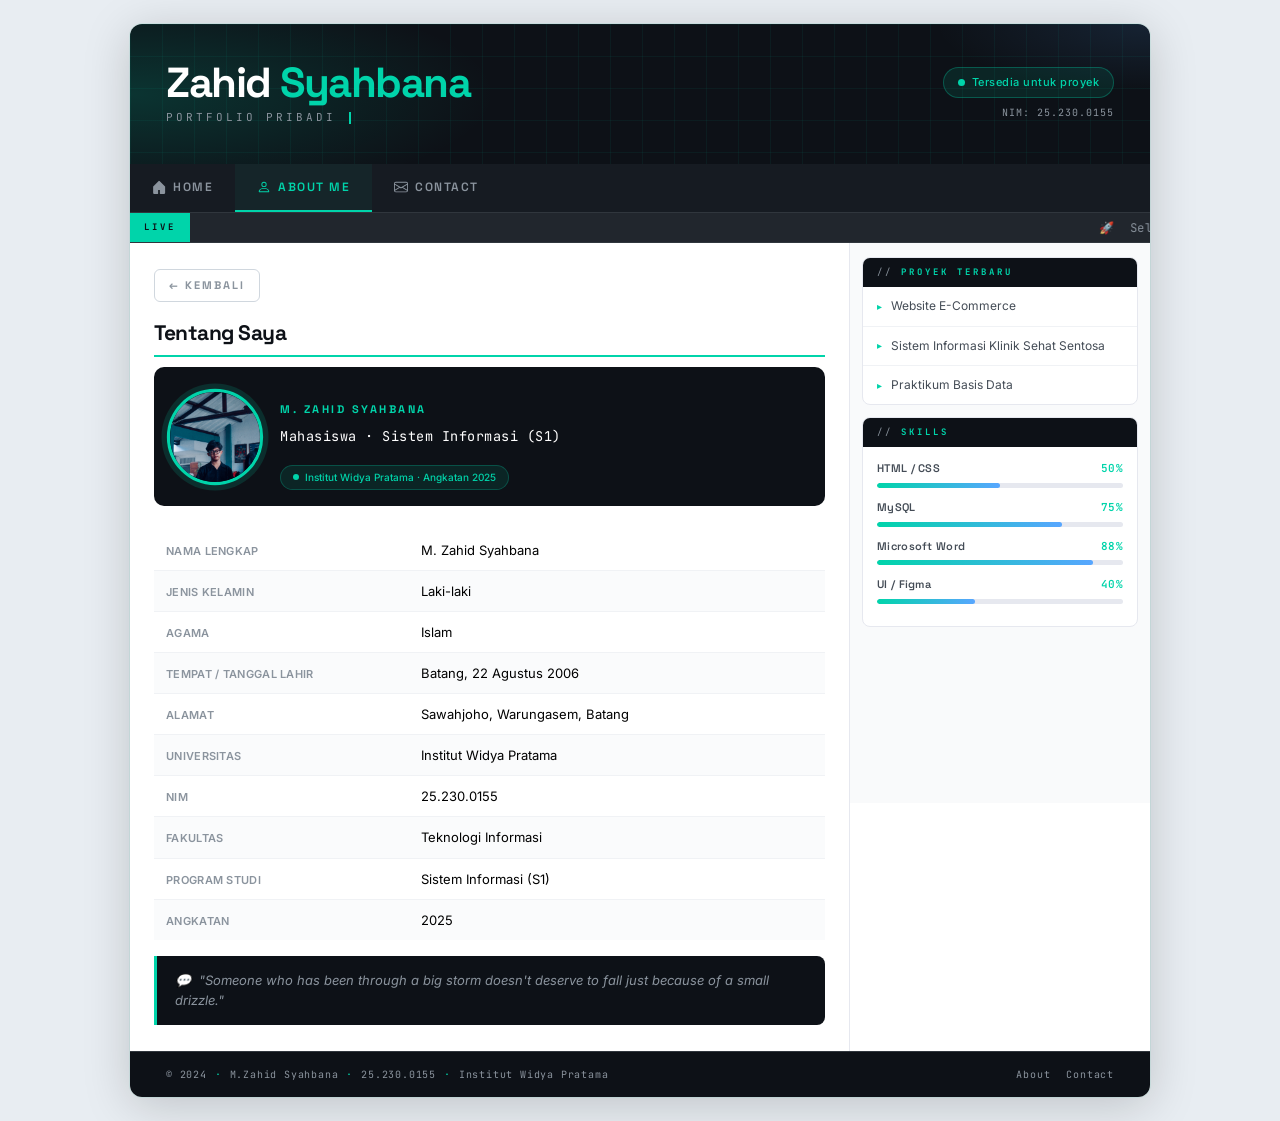
<file: profil.html>
<!DOCTYPE html>
<html lang="id">
<head>
  <meta charset="UTF-8">
  <meta name="viewport" content="width=device-width, initial-scale=1.0">
  <title>About Me — Zahid Syahbana Portfolio</title>
  <link href="https://fonts.googleapis.com/css2?family=Space+Grotesk:wght@300;400;500;600;700&family=Inter:wght@300;400;500;600&family=JetBrains+Mono:wght@400;600&display=swap" rel="stylesheet">
  <link href="https://cdn.jsdelivr.net/npm/bootstrap@5.3.3/dist/css/bootstrap.min.css" rel="stylesheet">
  <link rel="stylesheet" href="styles.css">
</head>
<body>

<div id="layout">

  <!-- ========== HEADER ========== -->
  <div id="header">
    <div class="header-left">
      <div class="header-brand">Zahid <span class="accent">Syahbana</span></div>
      <div class="header-tagline">Portfolio Pribadi <span class="cursor"></span></div>
    </div>
    <div class="header-right">
      <div class="status-badge">
        <span class="status-dot"></span>
        Tersedia untuk proyek
      </div>
      <div class="header-nim">NIM: 25.230.0155</div>
    </div>
  </div>

  <!-- ========== MENU ========== -->
  <div id="menu">
    <ul>
      <li>
        <a href="index.html" class="nav-link">
          <svg viewBox="0 0 16 16" fill="currentColor"><path d="M8.354 1.146a.5.5 0 0 0-.708 0l-6 6-.354.353V14.5A1.5 1.5 0 0 0 2.5 16h4a.5.5 0 0 0 .5-.5v-4h2v4a.5.5 0 0 0 .5.5h4a1.5 1.5 0 0 0 1.5-1.5V7.5l-.354-.354-6-6z"/></svg>
          Home
        </a>
      </li>
      <li>
        <a href="profil.html" class="nav-link active">
          <svg viewBox="0 0 16 16" fill="currentColor"><path d="M8 8a3 3 0 1 0 0-6 3 3 0 0 0 0 6zm2-3a2 2 0 1 1-4 0 2 2 0 0 1 4 0zm4 8c0 1-1 1-1 1H3s-1 0-1-1 1-4 6-4 6 3 6 4zm-1-.004c-.001-.246-.154-.986-.832-1.664C11.516 10.68 10.029 10 8 10c-2.029 0-3.516.68-4.168 1.332-.678.678-.83 1.418-.832 1.664h10z"/></svg>
          About Me
        </a>
      </li>
      <li>
        <a href="kontak.html" class="nav-link">
          <svg viewBox="0 0 16 16" fill="currentColor"><path d="M0 4a2 2 0 0 1 2-2h12a2 2 0 0 1 2 2v8a2 2 0 0 1-2 2H2a2 2 0 0 1-2-2V4zm2-1a1 1 0 0 0-1 1v.217l7 4.2 7-4.2V4a1 1 0 0 0-1-1H2zm13 2.383-4.708 2.825L15 11.105V5.383zm-.034 6.876-5.64-3.471L8 9.583l-1.326-.795-5.64 3.47A1 1 0 0 0 2 13h12a1 1 0 0 0 .966-.741zM1 11.105l4.708-2.897L1 5.383v5.722z"/></svg>
          Contact
        </a>
      </li>
    </ul>
  </div>

  <!-- ========== RUNNING TEXT ========== -->
  <div id="runningtext">
    <div class="marquee-label">LIVE</div>
    <marquee behavior="scroll" scrollamount="3" onmouseover="this.stop();" onmouseout="this.start();" direction="left">
      🚀 &nbsp;Selamat datang di portfolio Zahid Syahbana &nbsp; · &nbsp; Mahasiswa Sistem Informasi — Institut Widya Pratama &nbsp; · &nbsp; Let's build something amazing together!
    </marquee>
  </div>

  <!-- ========================================================
       PROFIL
       ======================================================== -->
  <div class="page-wrap">
    <div id="page-isi">
      <a href="index.html" class="back-btn">← Kembali</a>

      <h2>Tentang Saya</h2>

      <!-- Profile card -->
      <div class="profil-header">
        <div class="profil-avatar">
          <img src="foto pp.jpeg" alt="foto profil" class="avatar-img">
        </div>
        <div class="profil-meta">
          <h3>M. Zahid Syahbana</h3>
          <p>Mahasiswa · Sistem Informasi (S1)</p>
          <div class="profil-badge">
            <span style="width:6px;height:6px;border-radius:50%;background:var(--teal);display:inline-block;animation:pulse-dot 2s ease-in-out infinite;"></span>
            Institut Widya Pratama · Angkatan 2025
          </div>
        </div>
      </div>

      <table class="table">
        <tr><td>Nama Lengkap</td><td>M. Zahid Syahbana</td></tr>
        <tr><td>Jenis Kelamin</td><td>Laki-laki</td></tr>
        <tr><td>Agama</td><td>Islam</td></tr>
        <tr><td>Tempat / Tanggal Lahir</td><td>Batang, 22 Agustus 2006</td></tr>
        <tr><td>Alamat</td><td>Sawahjoho, Warungasem, Batang</td></tr>
        <tr><td>Universitas</td><td>Institut Widya Pratama</td></tr>
        <tr><td>NIM</td><td>25.230.0155</td></tr>
        <tr><td>Fakultas</td><td>Teknologi Informasi</td></tr>
        <tr><td>Program Studi</td><td>Sistem Informasi (S1)</td></tr>
        <tr><td>Angkatan</td><td>2025</td></tr>
      </table>

      <div class="moto-box">
        💬 &nbsp;"Someone who has been through a big storm doesn't deserve to fall just because of a small drizzle."
      </div>
    </div>

    <!-- Sidebar -->
    <div id="page-isi-sidebar">
      <div class="widget">
        <h1 class="judulwidget">Proyek Terbaru</h1>
        <ul>
          <li><a href="pos1.html">Website E-Commerce</a></li>
          <li><a href="pos2.html">Sistem Informasi Klinik Sehat Sentosa</a></li>
          <li><a href="pos3.html">Praktikum Basis Data</a></li>
        </ul>
      </div>
      <div class="widget">
        <h1 class="judulwidget">Skills</h1>
        <div class="skill-bar-wrap">
          <div class="skill-item">
            <div class="skill-label"><span>HTML / CSS</span><span class="skill-pct">50%</span></div>
            <div class="skill-bar-bg"><div class="skill-bar-fill" style="width:50%"></div></div>
          </div>
          <div class="skill-item">
            <div class="skill-label"><span>MySQL</span><span class="skill-pct">75%</span></div>
            <div class="skill-bar-bg"><div class="skill-bar-fill" style="width:75%"></div></div>
          </div>
          <div class="skill-item">
            <div class="skill-label"><span>Microsoft Word</span><span class="skill-pct">88%</span></div>
            <div class="skill-bar-bg"><div class="skill-bar-fill" style="width:88%"></div></div>
          </div>
          <div class="skill-item">
            <div class="skill-label"><span>UI / Figma</span><span class="skill-pct">40%</span></div>
            <div class="skill-bar-bg"><div class="skill-bar-fill" style="width:40%"></div></div>
          </div>
        </div>
      </div>
    </div>
  </div>

  <!-- ========== FOOTER ========== -->
  <div id="footer">
    <div class="footer-copy">
      <span>© 2024</span>
      <span class="footer-dot">·</span>
      <span>M.Zahid Syahbana</span>
      <span class="footer-dot">·</span>
      <span>25.230.0155</span>
      <span class="footer-dot">·</span>
      <span>Institut Widya Pratama</span>
    </div>
    <div class="footer-links">
      <a href="profil.html">About</a>
      <a href="kontak.html">Contact</a>
    </div>
  </div>

</div><!-- /#layout -->

<script src="https://cdn.jsdelivr.net/npm/bootstrap@5.3.3/dist/js/bootstrap.bundle.min.js"></script>
</body>
</html>
</file>
<file: styles.css>
/* =============================================
   ZAHID SYAHBANA — PORTFOLIO v2
   Custom styles on top of Bootstrap 5
   ============================================= */

@import url('https://fonts.googleapis.com/css2?family=Space+Grotesk:wght@300;400;500;600;700&family=Inter:wght@300;400;500;600&family=JetBrains+Mono:wght@400;600&display=swap');

:root {
  --navy:    #0d1117;
  --navy2:   #161b22;
  --navy3:   #21262d;
  --teal:    #00d4aa;
  --teal2:   #00b894;
  --sky:     #58a6ff;
  --ghost:   #8b949e;
  --border:  #30363d;
  --surface: #f0f6fc;
  --white:   #ffffff;
}

*, *::before, *::after { box-sizing: border-box; }

html { scroll-behavior: smooth; }

body {
  background: #e8edf2;
  font-family: 'Inter', sans-serif;
  font-size: 15px;
  color: #24292f;
  line-height: 1.7;
}

a { color: var(--teal); text-decoration: none; }
a:hover { color: var(--teal2); text-decoration: underline; }

/* =============================================
   LAYOUT WRAPPER
   ============================================= */
#layout {
  max-width: 1020px;
  margin: 24px auto;
  background: var(--white);
  border-radius: 12px;
  overflow: hidden;
  box-shadow: 0 8px 48px rgba(0,0,0,.18), 0 0 0 1px rgba(0,212,170,.08);
}

/* =============================================
   HEADER
   ============================================= */
#header {
  width: 100%;
  min-height: 140px;
  background: var(--navy);
  position: relative;
  overflow: hidden;
  display: flex;
  align-items: center;
  justify-content: space-between;
  padding: 28px 36px;
}

/* Animated grid background */
#header::before {
  content: '';
  position: absolute;
  inset: 0;
  background-image:
    linear-gradient(rgba(0,212,170,.06) 1px, transparent 1px),
    linear-gradient(90deg, rgba(0,212,170,.06) 1px, transparent 1px);
  background-size: 32px 32px;
  animation: gridShift 20s linear infinite;
}

@keyframes gridShift {
  0% { background-position: 0 0; }
  100% { background-position: 32px 32px; }
}

#header::after {
  content: '';
  position: absolute;
  inset: 0;
  background:
    radial-gradient(ellipse 55% 120% at 0% 50%, rgba(0,212,170,.18) 0%, transparent 65%),
    radial-gradient(ellipse 35% 80% at 100% 0%, rgba(88,166,255,.12) 0%, transparent 60%);
}

.header-left { position: relative; z-index: 2; }

.header-brand {
  font-family: 'Space Grotesk', sans-serif;
  font-size: 42px;
  font-weight: 700;
  color: var(--white);
  letter-spacing: -1.5px;
  line-height: 1;
  margin-bottom: 4px;
}

.header-brand .accent { color: var(--teal); }

.header-tagline {
  font-family: 'JetBrains Mono', monospace;
  font-size: 11px;
  color: var(--ghost);
  letter-spacing: 3px;
  text-transform: uppercase;
}

.header-tagline .cursor {
  display: inline-block;
  width: 2px;
  height: 12px;
  background: var(--teal);
  margin-left: 3px;
  vertical-align: middle;
  animation: blink 1s step-end infinite;
}

@keyframes blink { 0%,100%{opacity:1} 50%{opacity:0} }

.header-right {
  position: relative;
  z-index: 2;
  display: flex;
  flex-direction: column;
  align-items: flex-end;
  gap: 6px;
}

.status-badge {
  display: inline-flex;
  align-items: center;
  gap: 7px;
  background: rgba(0,212,170,.1);
  border: 1px solid rgba(0,212,170,.3);
  border-radius: 99px;
  padding: 5px 14px;
  font-family: 'Inter', sans-serif;
  font-size: 11px;
  color: var(--teal);
  font-weight: 500;
  letter-spacing: 0.5px;
}

.status-dot {
  width: 7px;
  height: 7px;
  border-radius: 50%;
  background: var(--teal);
  animation: pulse-dot 2s ease-in-out infinite;
}

@keyframes pulse-dot {
  0%,100% { opacity: 1; box-shadow: 0 0 0 0 rgba(0,212,170,.4); }
  50% { opacity: .8; box-shadow: 0 0 0 5px rgba(0,212,170,.0); }
}

.header-nim {
  font-family: 'JetBrains Mono', monospace;
  font-size: 10px;
  color: var(--ghost);
  letter-spacing: 1px;
}

/* =============================================
   MENU NAV
   ============================================= */
#menu {
  width: 100%;
  background: var(--navy2);
  border-bottom: 1px solid var(--border);
  padding: 0;
}

#menu ul {
  margin: 0;
  padding: 0;
  list-style: none;
  display: flex;
}

#menu ul li a {
  display: flex;
  align-items: center;
  gap: 7px;
  padding: 13px 22px;
  font-family: 'Space Grotesk', sans-serif;
  font-size: 12px;
  font-weight: 600;
  letter-spacing: 1.5px;
  text-transform: uppercase;
  color: var(--ghost);
  text-decoration: none;
  border-bottom: 2px solid transparent;
  transition: color .2s, border-color .2s, background .2s;
}

#menu ul li a svg {
  width: 14px;
  height: 14px;
  flex-shrink: 0;
}

#menu ul li a:hover {
  color: var(--white);
  background: rgba(255,255,255,.04);
  text-decoration: none;
  border-bottom-color: var(--teal);
}

#menu ul li a.active {
  color: var(--teal);
  border-bottom-color: var(--teal);
  background: rgba(0,212,170,.05);
  text-decoration: none;
}

/* =============================================
   RUNNING TEXT
   ============================================= */
#runningtext {
  width: 100%;
  height: 30px;
  background: var(--navy3);
  overflow: hidden;
  display: flex;
  align-items: center;
  border-bottom: 1px solid var(--border);
}

.marquee-label {
  background: var(--teal);
  color: var(--navy);
  font-family: 'JetBrains Mono', monospace;
  font-size: 9px;
  font-weight: 700;
  letter-spacing: 3px;
  text-transform: uppercase;
  padding: 0 14px;
  height: 100%;
  display: flex;
  align-items: center;
  white-space: nowrap;
  flex-shrink: 0;
}

#runningtext marquee {
  font-size: 12px;
  color: var(--ghost);
  font-family: 'JetBrains Mono', monospace;
  letter-spacing: 0.5px;
}

/* =============================================
   MAIN CONTENT WRAPPER
   ============================================= */
.main-content {
  display: flex;
  align-items: flex-start;
  min-height: 560px;
}

/* =============================================
   ISI (main)
   ============================================= */
#isi {
  flex: 1;
  padding: 22px 20px;
  background: #fff;
  border-right: 1px solid #e6e8ef;
  min-height: 560px;
}

/* Post card */
.post-card {
  display: flex;
  gap: 14px;
  padding: 16px;
  margin-bottom: 14px;
  border: 1px solid #e6e8ef;
  border-radius: 8px;
  background: #fff;
  transition: border-color .2s, box-shadow .2s, transform .2s;
  position: relative;
  overflow: hidden;
}

.post-card::before {
  content: '';
  position: absolute;
  left: 0;
  top: 0;
  bottom: 0;
  width: 3px;
  background: var(--teal);
  opacity: 0;
  transition: opacity .2s;
}

.post-card:hover {
  border-color: rgba(0,212,170,.4);
  box-shadow: 0 4px 24px rgba(0,212,170,.10);
  transform: translateY(-2px);
}

.post-card:hover::before { opacity: 1; }

.post-card-thumb {
  width: 130px;
  height: 110px;
  flex-shrink: 0;
  border-radius: 6px;
  overflow: hidden;
  background: var(--navy3);
  display: flex;
  align-items: center;
  justify-content: center;
  font-size: 36px;
}

.post-card-thumb img {
  width: 100%;
  height: 100%;
  object-fit: cover;
}

.post-card-body { flex: 1; }

.post-card-tag {
  display: inline-block;
  font-family: 'JetBrains Mono', monospace;
  font-size: 9px;
  font-weight: 600;
  letter-spacing: 2px;
  text-transform: uppercase;
  color: var(--teal);
  background: rgba(0,212,170,.08);
  border: 1px solid rgba(0,212,170,.2);
  border-radius: 4px;
  padding: 2px 8px;
  margin-bottom: 6px;
}

.post-card-title {
  font-family: 'Space Grotesk', sans-serif;
  font-size: 15px;
  font-weight: 700;
  color: #0d1117;
  margin-bottom: 6px;
  line-height: 1.3;
  letter-spacing: -0.3px;
}

.post-card-excerpt {
  font-size: 12.5px;
  color: #57606a;
  line-height: 1.65;
  margin-bottom: 8px;
  display: -webkit-box;
  -webkit-line-clamp: 3;
  line-clamp: 3;
  -webkit-box-orient: vertical;
  overflow: hidden;
}

.read-more {
  display: inline-flex;
  align-items: center;
  gap: 5px;
  font-family: 'Space Grotesk', sans-serif;
  font-size: 11px;
  font-weight: 600;
  letter-spacing: 1.5px;
  text-transform: uppercase;
  color: var(--teal);
  text-decoration: none;
  transition: gap .2s;
}

.read-more:hover { gap: 8px; text-decoration: none; color: var(--teal2); }

/* =============================================
   SIDEBAR
   ============================================= */
#sidebar {
  width: 300px;
  flex-shrink: 0;
  padding: 14px 12px;
  background: #f9fafb;
  min-height: 560px;
}

/* Sidebar widget */
.widget {
  background: #fff;
  border: 1px solid #e6e8ef;
  border-radius: 8px;
  overflow: hidden;
  margin-bottom: 12px;
}

.judulwidget {
  background: var(--navy);
  color: var(--teal);
  font-family: 'JetBrains Mono', monospace;
  font-size: 9px;
  font-weight: 700;
  letter-spacing: 3px;
  text-transform: uppercase;
  padding: 9px 14px;
  margin: 0;
  display: flex;
  align-items: center;
  gap: 8px;
}

.judulwidget::before {
  content: '//';
  color: var(--ghost);
  font-weight: 400;
}

.widget ul {
  list-style: none;
  margin: 0;
  padding: 0;
}

.widget li a {
  display: flex;
  align-items: center;
  gap: 9px;
  padding: 9px 14px;
  font-size: 12px;
  font-family: 'Inter', sans-serif;
  color: #444c56;
  border-bottom: 1px solid #f0f2f5;
  text-decoration: none;
  transition: color .15s, background .15s, padding-left .15s;
}

.widget li:last-child a { border-bottom: none; }

.widget li a::before {
  content: '▸';
  color: var(--teal);
  font-size: 10px;
  flex-shrink: 0;
}

.widget li a:hover {
  color: var(--teal);
  background: rgba(0,212,170,.04);
  padding-left: 18px;
  text-decoration: none;
}

/* Hire/social banner */
.iklan {
  display: block;
  width: 100%;
  height: 190px;
  background: linear-gradient(135deg, var(--navy) 0%, #0d2535 50%, #0a2a20 100%);
  position: relative;
  overflow: hidden;
  text-decoration: none;
}

.iklan:hover { text-decoration: none; }

.iklan-grid {
  position: absolute;
  inset: 0;
  background-image:
    linear-gradient(rgba(0,212,170,.07) 1px, transparent 1px),
    linear-gradient(90deg, rgba(0,212,170,.07) 1px, transparent 1px);
  background-size: 20px 20px;
}

.iklan-content {
  position: relative;
  z-index: 2;
  height: 100%;
  display: flex;
  flex-direction: column;
  align-items: center;
  justify-content: center;
  text-align: center;
  padding: 20px;
}

.iklan-icon {
  font-size: 28px;
  margin-bottom: 8px;
}

.iklan-title {
  font-family: 'Space Grotesk', sans-serif;
  font-size: 17px;
  font-weight: 700;
  color: #fff;
  line-height: 1.2;
  margin-bottom: 10px;
}

.iklan-cta {
  display: inline-flex;
  align-items: center;
  gap: 6px;
  background: var(--teal);
  color: var(--navy);
  font-family: 'Space Grotesk', sans-serif;
  font-size: 10px;
  font-weight: 700;
  letter-spacing: 2px;
  text-transform: uppercase;
  padding: 6px 14px;
  border-radius: 4px;
  transition: background .2s, transform .2s;
}

.iklan:hover .iklan-cta {
  background: #00f0c0;
  transform: scale(1.04);
}

/* Skills */
.skill-bar-wrap { padding: 12px 14px; }

.skill-item { margin-bottom: 10px; }

.skill-label {
  display: flex;
  justify-content: space-between;
  font-size: 11px;
  font-weight: 600;
  color: #444c56;
  margin-bottom: 5px;
  font-family: 'Space Grotesk', sans-serif;
  letter-spacing: 0.3px;
}

.skill-pct {
  font-family: 'JetBrains Mono', monospace;
  color: var(--teal);
}

.skill-bar-bg {
  height: 5px;
  background: #e6e8ef;
  border-radius: 3px;
  overflow: hidden;
}

.skill-bar-fill {
  height: 100%;
  background: linear-gradient(90deg, var(--teal), var(--sky));
  border-radius: 3px;
  position: relative;
  animation: fillBar .8s ease-out both;
}

@keyframes fillBar {
  from { width: 0 !important; }
}

/* =============================================
   FOOTER
   ============================================= */
#footer {
  background: var(--navy);
  border-top: 1px solid var(--border);
  padding: 14px 36px;
  display: flex;
  align-items: center;
  justify-content: space-between;
  gap: 12px;
  font-family: 'JetBrains Mono', monospace;
  font-size: 10px;
  color: var(--ghost);
  letter-spacing: 0.8px;
}

.footer-copy { display: flex; align-items: center; gap: 8px; }
.footer-dot { color: var(--teal); }
.footer-links { display: flex; gap: 16px; }
.footer-links a {
  color: var(--ghost);
  font-size: 10px;
  text-decoration: none;
  transition: color .15s;
}
.footer-links a:hover { color: var(--teal); }

/* =============================================
   PAGE-ISI (pos1, pos2, pos3, profil, kontak)
   ============================================= */
.page-wrap {
  display: flex;
  align-items: flex-start;
  min-height: 560px;
}

#page-isi {
  flex: 1;
  padding: 26px 24px;
  background: #fff;
  border-right: 1px solid #e6e8ef;
  min-height: 560px;
}

#page-isi-sidebar {
  width: 300px;
  flex-shrink: 0;
  padding: 14px 12px;
  background: #f9fafb;
  min-height: 560px;
}

.back-btn {
  display: inline-flex;
  align-items: center;
  gap: 7px;
  margin-bottom: 18px;
  font-family: 'Space Grotesk', sans-serif;
  font-size: 11px;
  font-weight: 700;
  letter-spacing: 2px;
  text-transform: uppercase;
  color: var(--ghost);
  border: 1px solid #d0d7de;
  padding: 6px 14px;
  border-radius: 6px;
  text-decoration: none;
  transition: color .2s, border-color .2s, background .2s;
}

.back-btn:hover {
  color: var(--teal);
  border-color: var(--teal);
  background: rgba(0,212,170,.04);
  text-decoration: none;
}

/* Post hero */
.post-hero {
  width: 100%;
  height: 170px;
  background: var(--navy);
  border-radius: 8px;
  overflow: hidden;
  display: flex;
  align-items: flex-end;
  padding: 0;
  margin-bottom: 22px;
  position: relative;
}

.post-hero-bg {
  position: absolute;
  inset: 0;
  background-size: cover;
  background-position: center;
  opacity: 1;
}

.post-hero-overlay {
  position: absolute;
  inset: 0;
  background: linear-gradient(to top, rgba(13,17,23,.9) 0%, rgba(13,17,23,.2) 100%);
}

.post-hero-label {
  position: relative;
  z-index: 2;
  padding: 16px 20px;
  font-family: 'Space Grotesk', sans-serif;
  font-size: 22px;
  font-weight: 700;
  color: #fff;
  letter-spacing: -0.5px;
  line-height: 1.2;
}

/* Content headings */
#page-isi h2 {
  font-family: 'Space Grotesk', sans-serif;
  font-size: 21px;
  font-weight: 700;
  color: var(--navy);
  margin-bottom: 10px;
  letter-spacing: -0.5px;
  border-bottom: 2px solid var(--teal);
  padding-bottom: 10px;
}

#page-isi h3 {
  font-family: 'Space Grotesk', sans-serif;
  font-size: 11px;
  font-weight: 700;
  color: var(--teal);
  letter-spacing: 2.5px;
  text-transform: uppercase;
  margin: 20px 0 8px;
  display: flex;
  align-items: center;
  gap: 8px;
}

#page-isi h3::after {
  content: '';
  flex: 1;
  height: 1px;
  background: #e6e8ef;
}

#page-isi p {
  font-size: 13.5px;
  color: #444c56;
  line-height: 1.8;
  margin-bottom: 10px;
}

/* Tech tags */
.tech-tag {
  display: inline-flex;
  align-items: center;
  gap: 4px;
  font-family: 'JetBrains Mono', monospace;
  font-size: 10px;
  font-weight: 600;
  color: var(--sky);
  background: rgba(88,166,255,.08);
  border: 1px solid rgba(88,166,255,.2);
  border-radius: 4px;
  padding: 3px 9px;
  margin: 3px 3px 6px 0;
}

/* Responsibility list */
.resp-list {
  list-style: none;
  padding: 0;
  margin: 0 0 14px;
}

.resp-list li {
  display: flex;
  align-items: flex-start;
  gap: 10px;
  padding: 7px 0;
  font-size: 13.5px;
  color: #444c56;
  border-bottom: 1px dashed #e6e8ef;
}

.resp-list li:last-child { border-bottom: none; }

.resp-num {
  font-family: 'JetBrains Mono', monospace;
  font-size: 10px;
  font-weight: 700;
  color: var(--teal);
  background: rgba(0,212,170,.1);
  border-radius: 3px;
  padding: 2px 6px;
  flex-shrink: 0;
  margin-top: 2px;
}

/* =============================================
   PROFIL TABLE
   ============================================= */
.profil-header {
  display: flex;
  align-items: center;
  gap: 20px;
  margin-bottom: 24px;
  padding: 16px;
  background: var(--navy);
  border-radius: 10px;
}

.profil-avatar img {
  width: 90px;
  height: 90px;
  border-radius: 50%;
  object-fit: cover;
  object-position: center 30%;
  transform: scale(1.07);
  border: 3px solid var(--teal);
  box-shadow: 0 0 0 5px rgba(0,212,170,.15);
}

.profil-avatar-placeholder {
  width: 90px;
  height: 90px;
  border-radius: 50%;
  background: white;
  border: 3px solid var(--teal);
  display: flex;
  align-items: center;
  justify-content: center;
  font-size: 32px;
  flex-shrink: 0;
}

.profil-meta h3 {
  font-family: 'Space Grotesk', sans-serif;
  font-size: 22px;
  font-weight: 700;
  color: var(--teal);
  margin: 0 0 3px;
  letter-spacing: -0.5px;
  border: none;
  padding: 0;
  text-transform: none;
  letter-spacing: -0.5px;
}

.profil-meta h3::after { display: none; }

.profil-meta p {
  color:#ffffff !important;
  font-size: 12px;
  margin: 0;
  font-family: 'JetBrains Mono', monospace;
  letter-spacing: 0.5px;
}

.profil-badge {
  display: inline-flex;
  align-items: center;
  gap: 6px;
  background: rgba(0,212,170,.1);
  border: 1px solid rgba(0,212,170,.25);
  border-radius: 99px;
  padding: 3px 12px;
  font-size: 10px;
  color: var(--teal);
  font-family: 'Inter', sans-serif;
  font-weight: 500;
  margin-top: 6px;
}

.table {
  width: 100%;
  border-collapse: collapse;
}

.table td {
  padding: 9px 12px;
  font-size: 13px;
  vertical-align: top;
  border-bottom: 1px solid #f0f2f5;
  font-family: 'Inter', sans-serif;
}

.table tr:last-child td { border-bottom: none; }

.table td:first-child {
  font-weight: 600;
  color: var(--ghost);
  width: 38%;
  font-size: 11px;
  letter-spacing: 0.3px;
  text-transform: uppercase;
  padding-top: 12px;
}

.table tr:nth-child(even) td { background: #fafbfc; }

.moto-box {
  margin-top: 16px;
  padding: 14px 18px;
  background: var(--navy);
  border-left: 3px solid var(--teal);
  border-radius: 0 8px 8px 0;
  font-family: 'Inter', sans-serif;
  font-style: italic;
  font-size: 13px;
  color: var(--ghost);
  line-height: 1.6;
}

/* =============================================
   CONTACT FORM
   ============================================= */
.form-section {
  display: flex;
  flex-direction: column;
  gap: 14px;
}

.form-row {
  display: grid;
  grid-template-columns: 1fr 1fr;
  gap: 14px;
}

.form-group label {
  display: block;
  font-family: 'Space Grotesk', sans-serif;
  font-size: 11px;
  font-weight: 600;
  letter-spacing: 1.5px;
  text-transform: uppercase;
  color: var(--ghost);
  margin-bottom: 6px;
}

.form-group input,
.form-group textarea {
  width: 100%;
  background: #f9fafb;
  border: 1px solid #d0d7de;
  border-radius: 6px;
  padding: 10px 14px;
  font-family: 'Inter', sans-serif;
  font-size: 13px;
  color: var(--navy);
  transition: border-color .2s, background .2s, box-shadow .2s;
  outline: none;
}

.form-group input:focus,
.form-group textarea:focus {
  border-color: var(--teal);
  background: #fff;
  box-shadow: 0 0 0 3px rgba(0,212,170,.1);
}

.form-group textarea { resize: vertical; min-height: 110px; }

.form-actions { display: flex; align-items: center; gap: 10px; }

.btn-submit {
  display: inline-flex;
  align-items: center;
  gap: 8px;
  background: var(--teal);
  color: var(--navy);
  border: none;
  padding: 10px 24px;
  border-radius: 6px;
  font-family: 'Space Grotesk', sans-serif;
  font-size: 12px;
  font-weight: 700;
  letter-spacing: 1.5px;
  text-transform: uppercase;
  cursor: pointer;
  transition: background .2s, transform .15s;
}

.btn-submit:hover { background: var(--teal2); transform: translateY(-1px); }

.btn-reset {
  display: inline-flex;
  align-items: center;
  gap: 8px;
  background: transparent;
  color: var(--ghost);
  border: 1px solid #d0d7de;
  padding: 10px 20px;
  border-radius: 6px;
  font-family: 'Space Grotesk', sans-serif;
  font-size: 12px;
  font-weight: 600;
  letter-spacing: 1px;
  text-transform: uppercase;
  cursor: pointer;
  transition: border-color .2s, color .2s;
}

.btn-reset:hover { border-color: var(--ghost); color: var(--navy); }

.notif {
  display: none;
  margin-top: 14px;
  padding: 12px 18px;
  background: rgba(0,212,170,.08);
  border: 1px solid rgba(0,212,170,.3);
  border-radius: 8px;
  font-family: 'Inter', sans-serif;
  font-size: 13px;
  color: var(--teal2);
  font-weight: 500;
}

/* =============================================
   MISC
   ============================================= */
.page-section { display: none; }
.page-section.active { display: block; }

/* =============================================================
   RESPONSIVE / MEDIA QUERIES
   Tidak ada perubahan struktur/komponen HTML — hanya penyesuaian
   tampilan (ukuran, spacing, arah flex) mengikuti breakpoint
   Bootstrap (lg:992px, md:768px, sm:576px, xs:<480px)
   ============================================================= */

/* ---------- Tablet besar / Laptop kecil (<=992px) ---------- */
@media (max-width: 992px) {
  #layout { margin: 0; border-radius: 0; }

  .header-brand { font-size: 34px; }

  #sidebar,
  #page-isi-sidebar { width: 240px; }
}

/* ---------- Tablet (<=768px) ---------- */
@media (max-width: 768px) {
  /* Header jadi vertikal */
  #header {
    flex-direction: column;
    align-items: flex-start;
    gap: 14px;
    padding: 22px 20px;
  }

  .header-right { align-items: flex-start; }

  /* Menu: biarkan tetap baris tapi bisa wrap & item lebih ramping */
  #menu ul { flex-wrap: wrap; }

  #menu ul li a {
    padding: 11px 14px;
    font-size: 11px;
  }

  /* Marquee label tetap, teks sedikit lebih kecil */
  #runningtext marquee { font-size: 11px; }

  /* Konten utama & sidebar jadi vertikal (stack) */
  .main-content,
  .page-wrap {
    flex-direction: column;
  }

  #isi,
  #page-isi {
    border-right: none;
    border-bottom: 1px solid #e6e8ef;
    width: 100%;
  }

  #sidebar,
  #page-isi-sidebar {
    width: 100%;
  }

  /* Post card: thumbnail tetap di samping tapi lebih kecil */
  .post-card-thumb {
    width: 100px;
    height: 90px;
  }

  .post-card-title { font-size: 14px; }

  /* Profil header jadi vertikal & center */
  .profil-header {
    flex-direction: column;
    text-align: center;
  }

  .profil-meta p { text-align: center; }

  /* Form kontak: 1 kolom */
  .form-row {
    grid-template-columns: 1fr;
  }

  /* Footer jadi vertikal */
  #footer {
    flex-direction: column;
    align-items: flex-start;
    gap: 10px;
    padding: 16px 20px;
  }

  .post-hero { height: 150px; }
  .post-hero-label { font-size: 19px; }
}

/* ---------- Mobile (<=576px) ---------- */
@media (max-width: 576px) {
  .header-brand { font-size: 26px; letter-spacing: -1px; }
  .header-tagline { font-size: 10px; letter-spacing: 2px; }
  .header-nim { font-size: 9px; }

  .status-badge { font-size: 10px; padding: 4px 10px; }

  #menu ul li a {
    padding: 9px 10px;
    font-size: 10px;
    gap: 5px;
  }

  #menu ul li a svg { width: 12px; height: 12px; }

  .marquee-label { font-size: 8px; padding: 0 10px; }
  #runningtext marquee { font-size: 10px; }

  #isi,
  #page-isi { padding: 16px 14px; }

  #sidebar,
  #page-isi-sidebar { padding: 12px 10px; }

  /* Post card jadi vertikal (gambar di atas, teks di bawah) */
  .post-card {
    flex-direction: column;
    padding: 12px;
  }

  .post-card-thumb {
    width: 100%;
    height: 150px;
  }

  .post-card-excerpt { -webkit-line-clamp: 4; line-clamp: 4; }

  .iklan { height: 160px; }
  .iklan-title { font-size: 15px; }

  /* Tabel profil: kolom label tidak terlalu lebar */
  .table td:first-child { width: 44%; font-size: 10px; }
  .table td { font-size: 12px; padding: 8px 10px; }

  .profil-avatar img,
  .profil-avatar-placeholder { width: 76px; height: 76px; }

  .profil-meta h3 { font-size: 19px; }

  .post-hero { height: 120px; }
  .post-hero-label { font-size: 17px; padding: 12px 16px; }

  #page-isi h2 { font-size: 18px; }

  .btn-submit,
  .btn-reset { font-size: 11px; padding: 9px 16px; }

  #footer { padding: 14px 16px; }
  .footer-links { flex-wrap: wrap; gap: 10px; }
}

/* ---------- Mobile kecil (<=420px) ---------- */
@media (max-width: 420px) {
  .header-brand { font-size: 22px; }

  #menu ul li a {
    padding: 8px 8px;
    font-size: 9px;
  }

  .post-card-tag { font-size: 8px; }
  .post-card-title { font-size: 13px; }
  .post-card-excerpt { font-size: 11.5px; }

  .form-actions { flex-wrap: wrap; }
}
</file>
